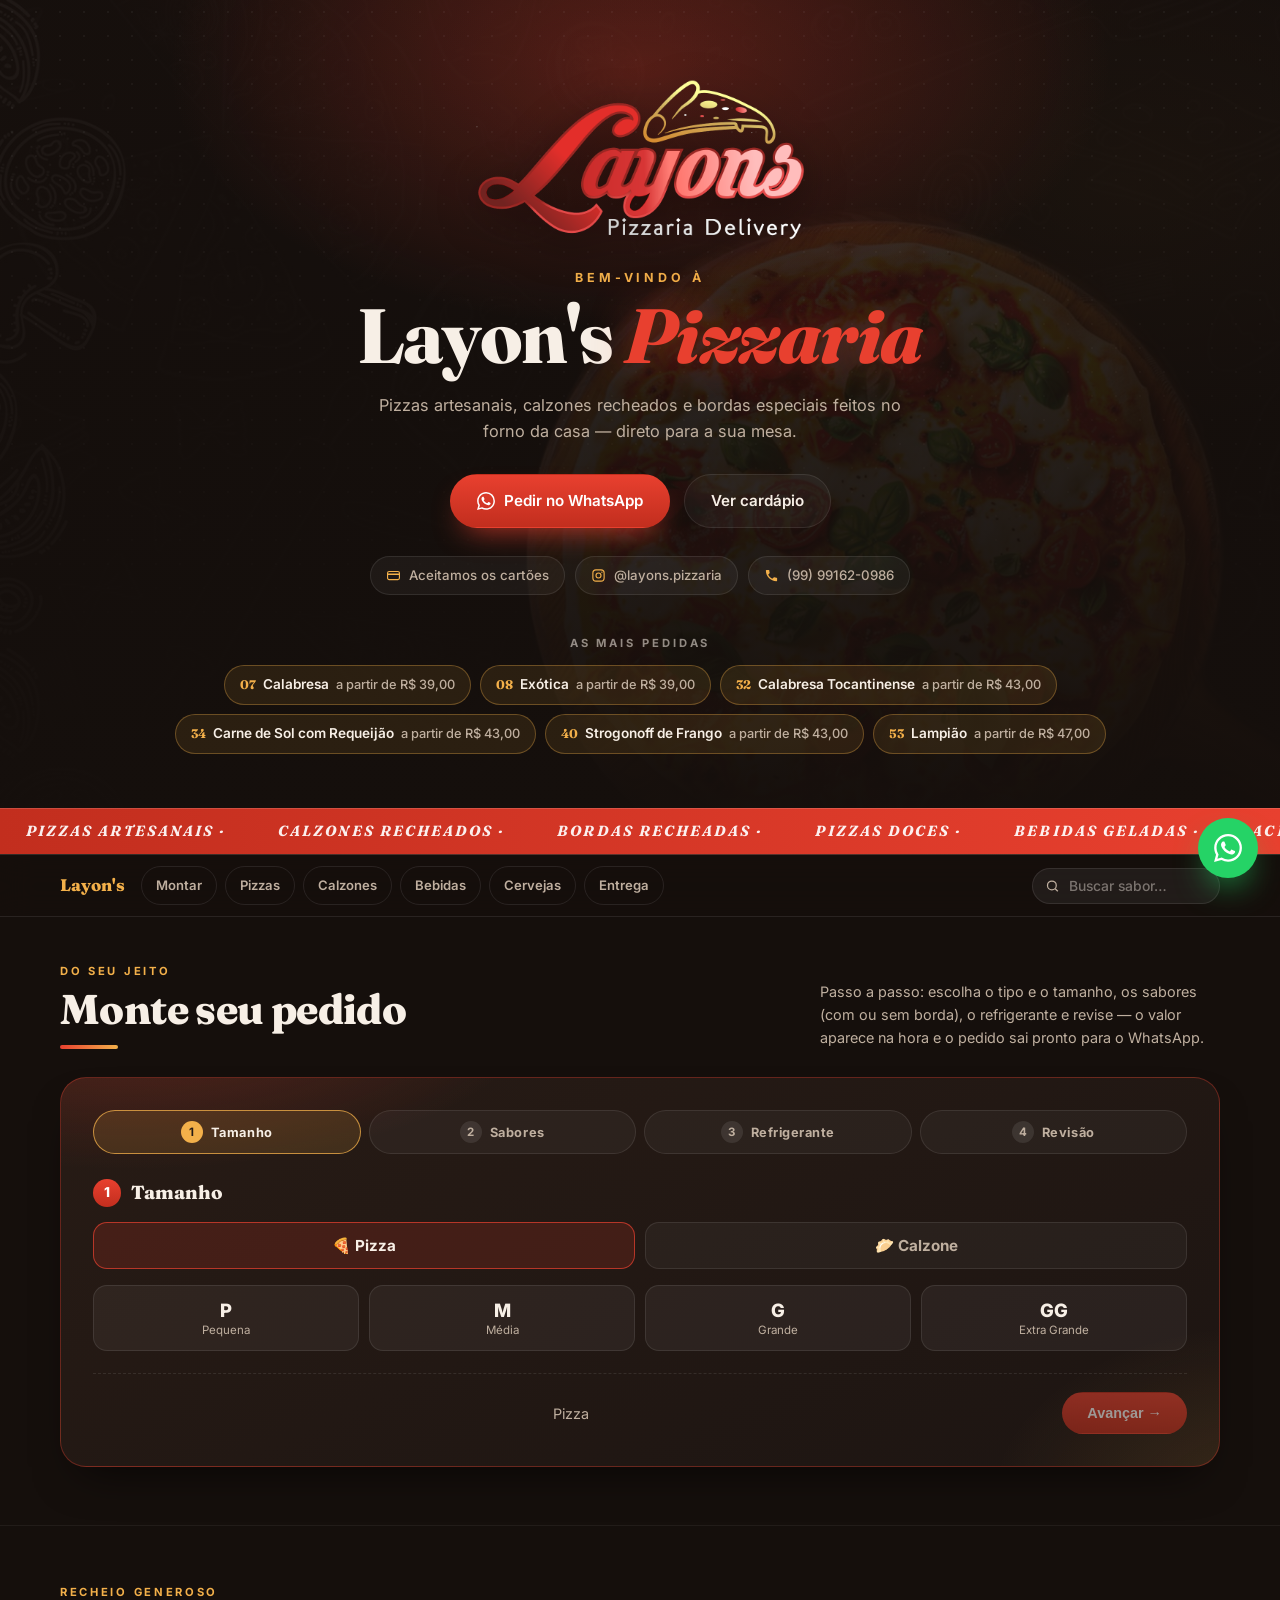
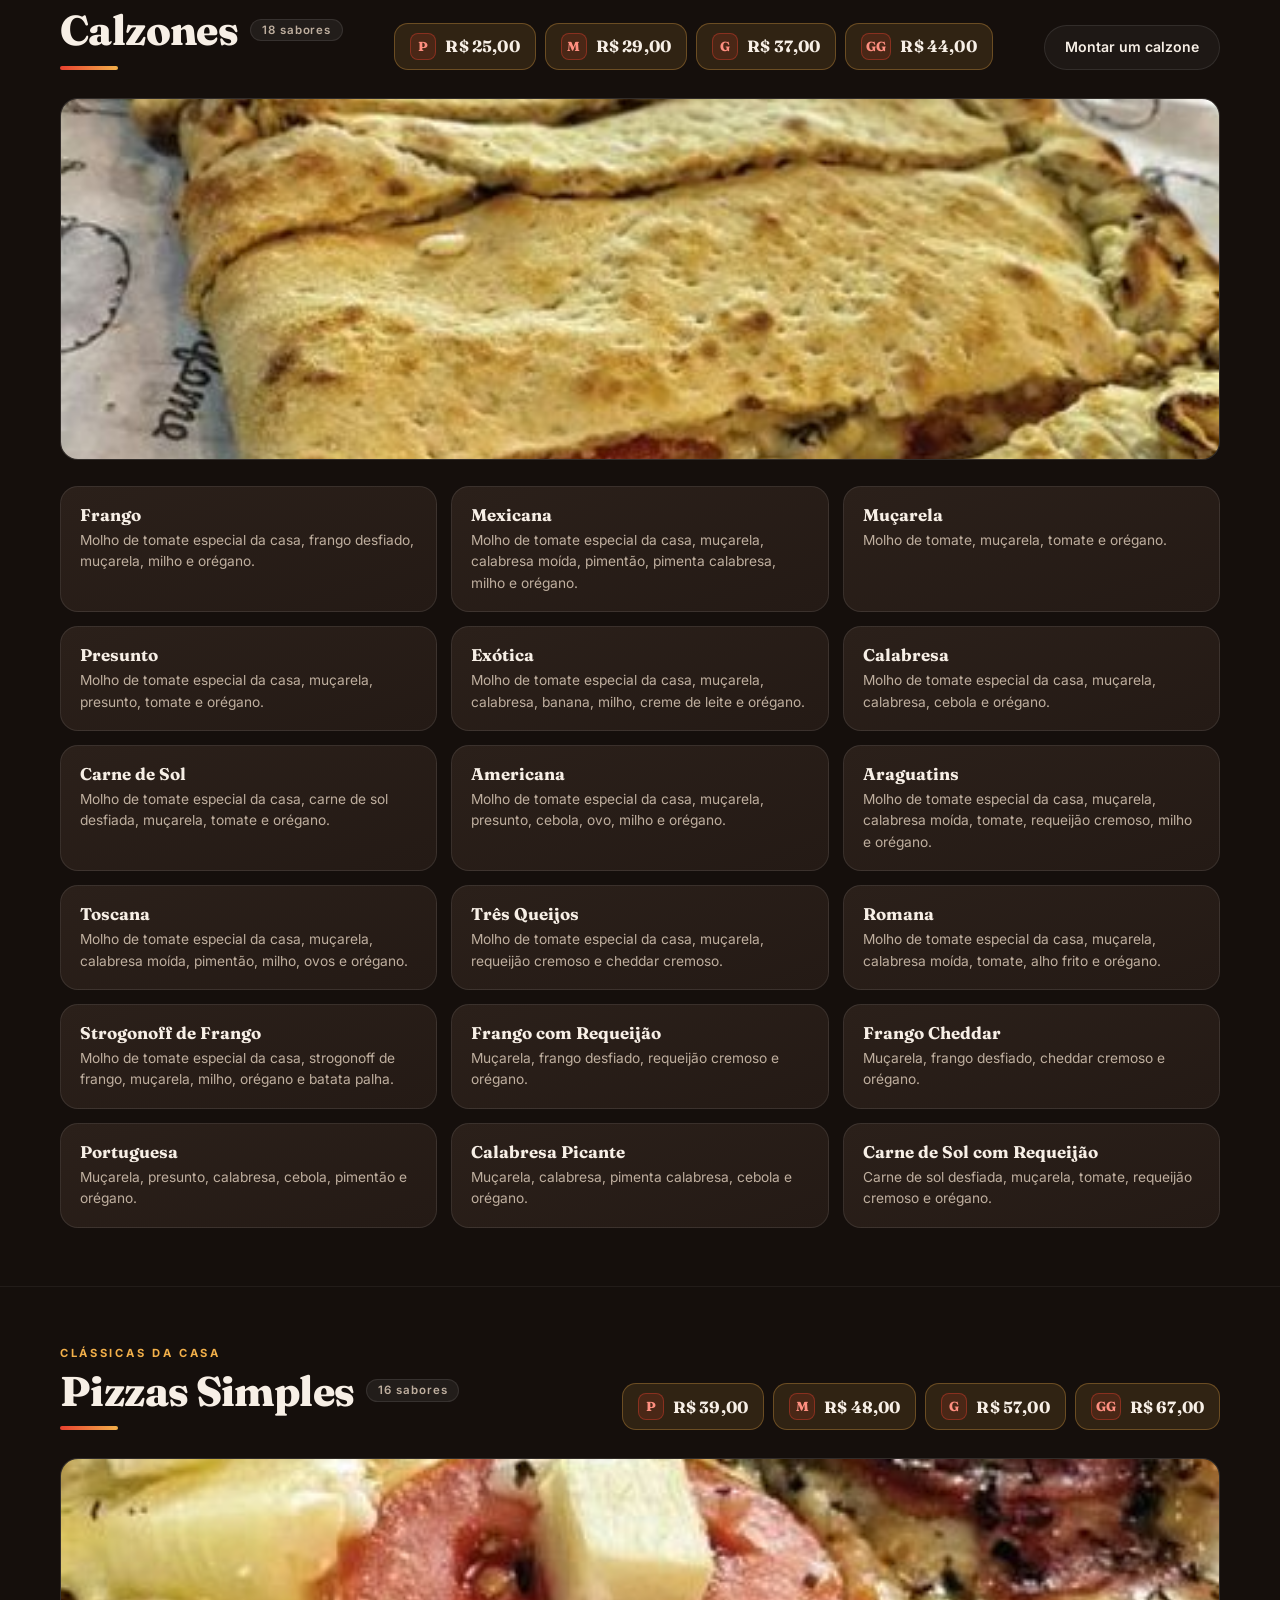
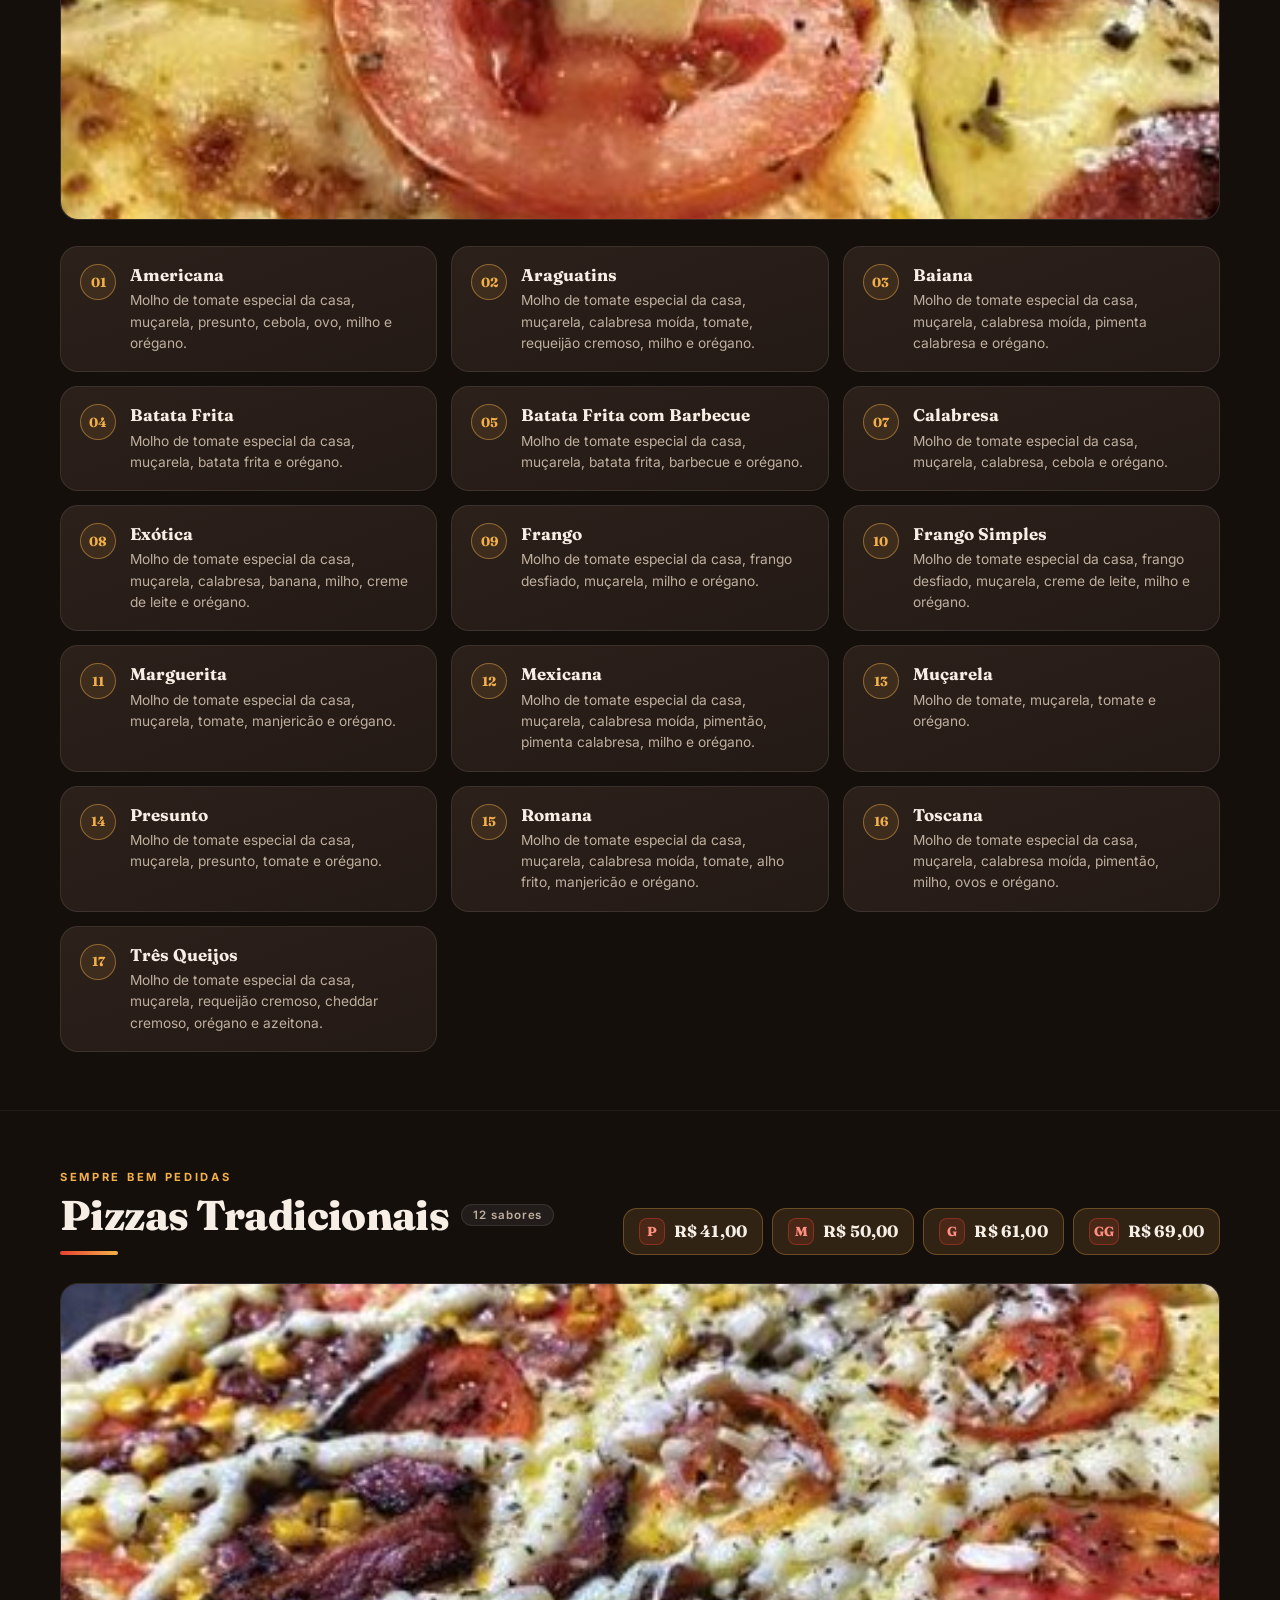
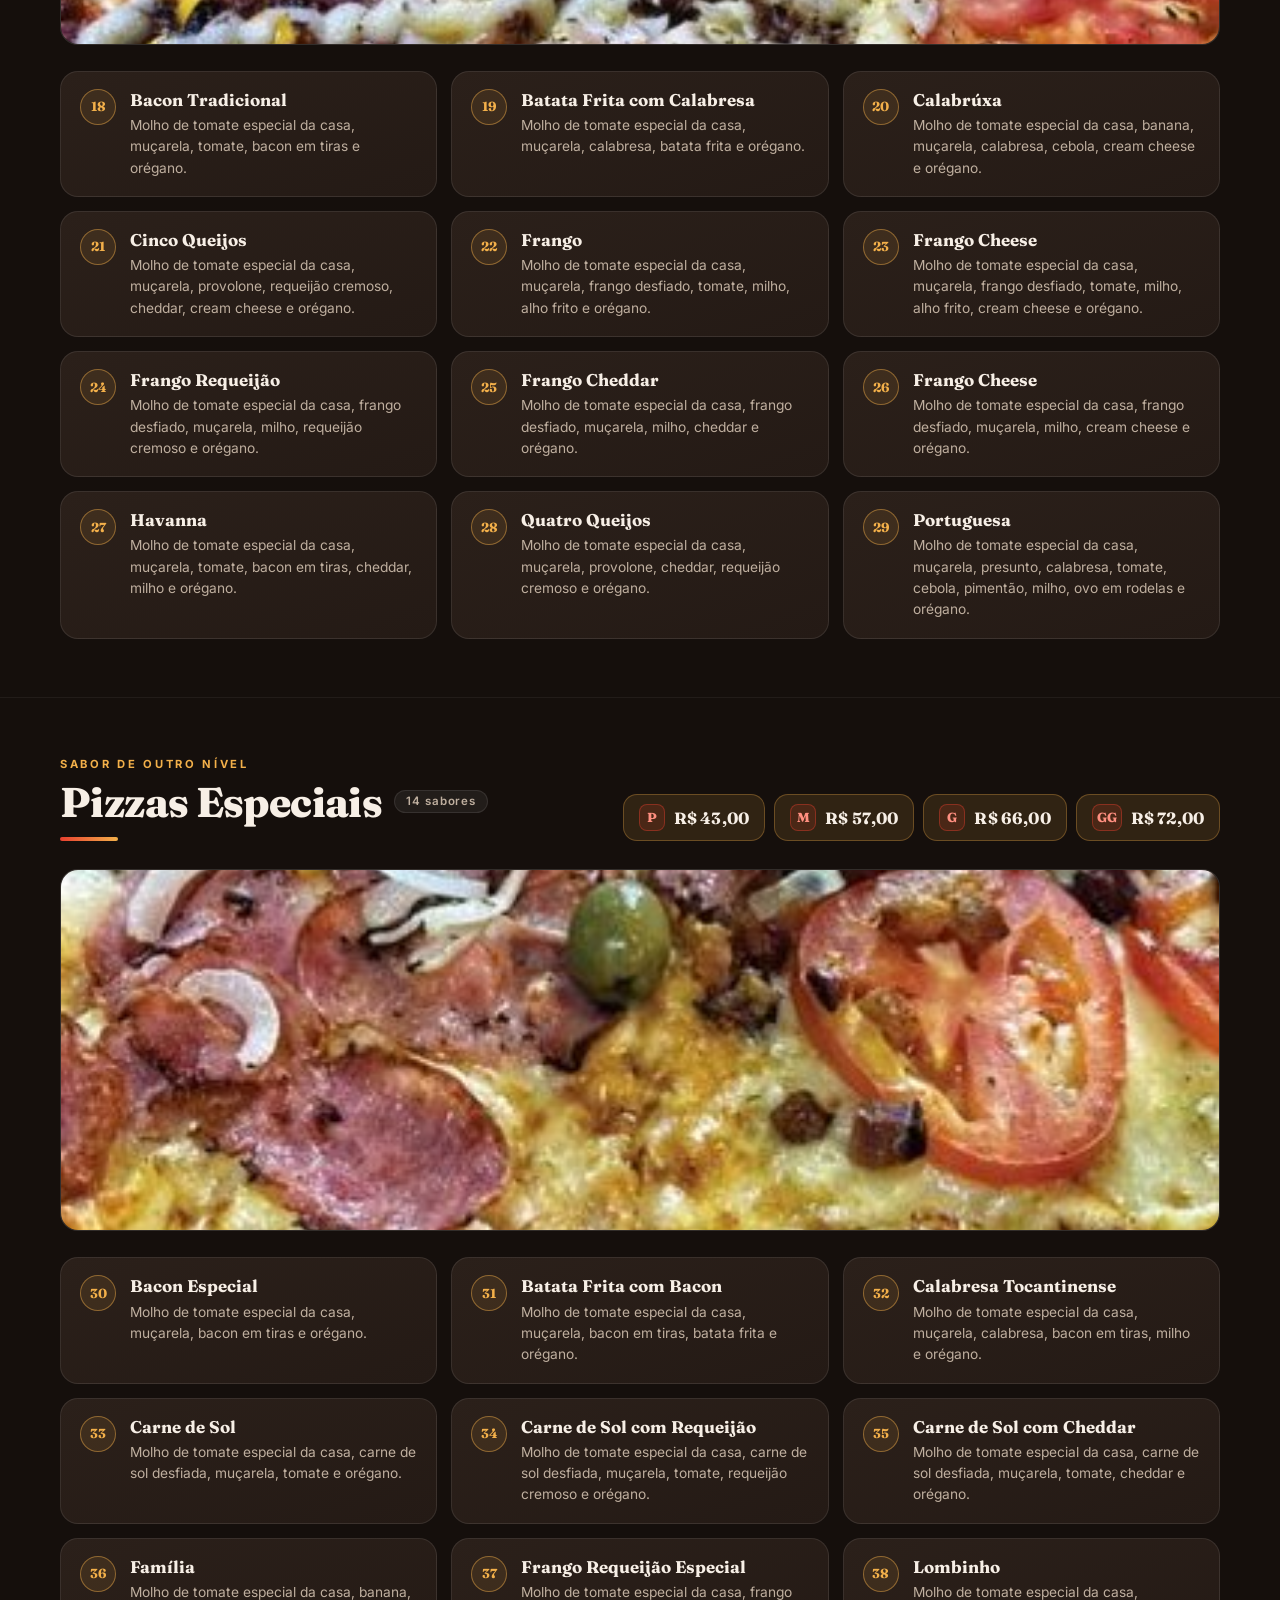
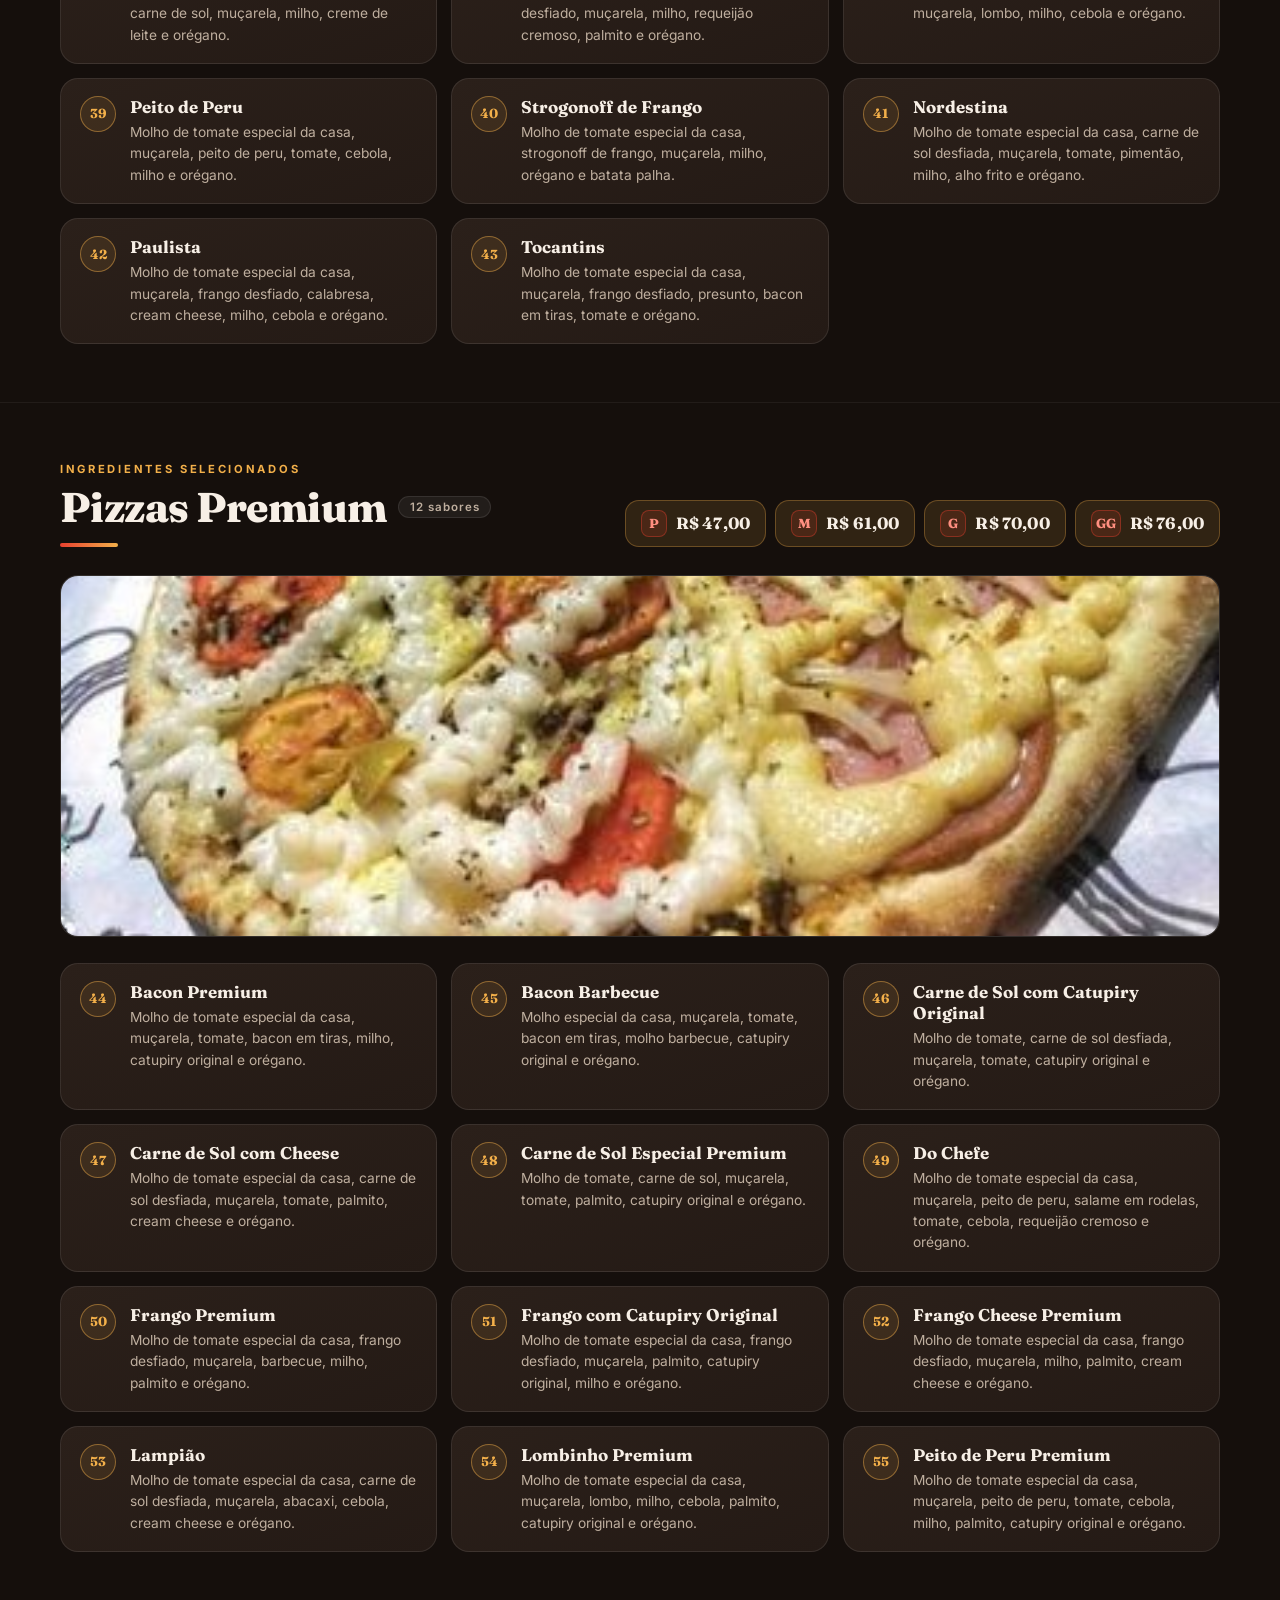
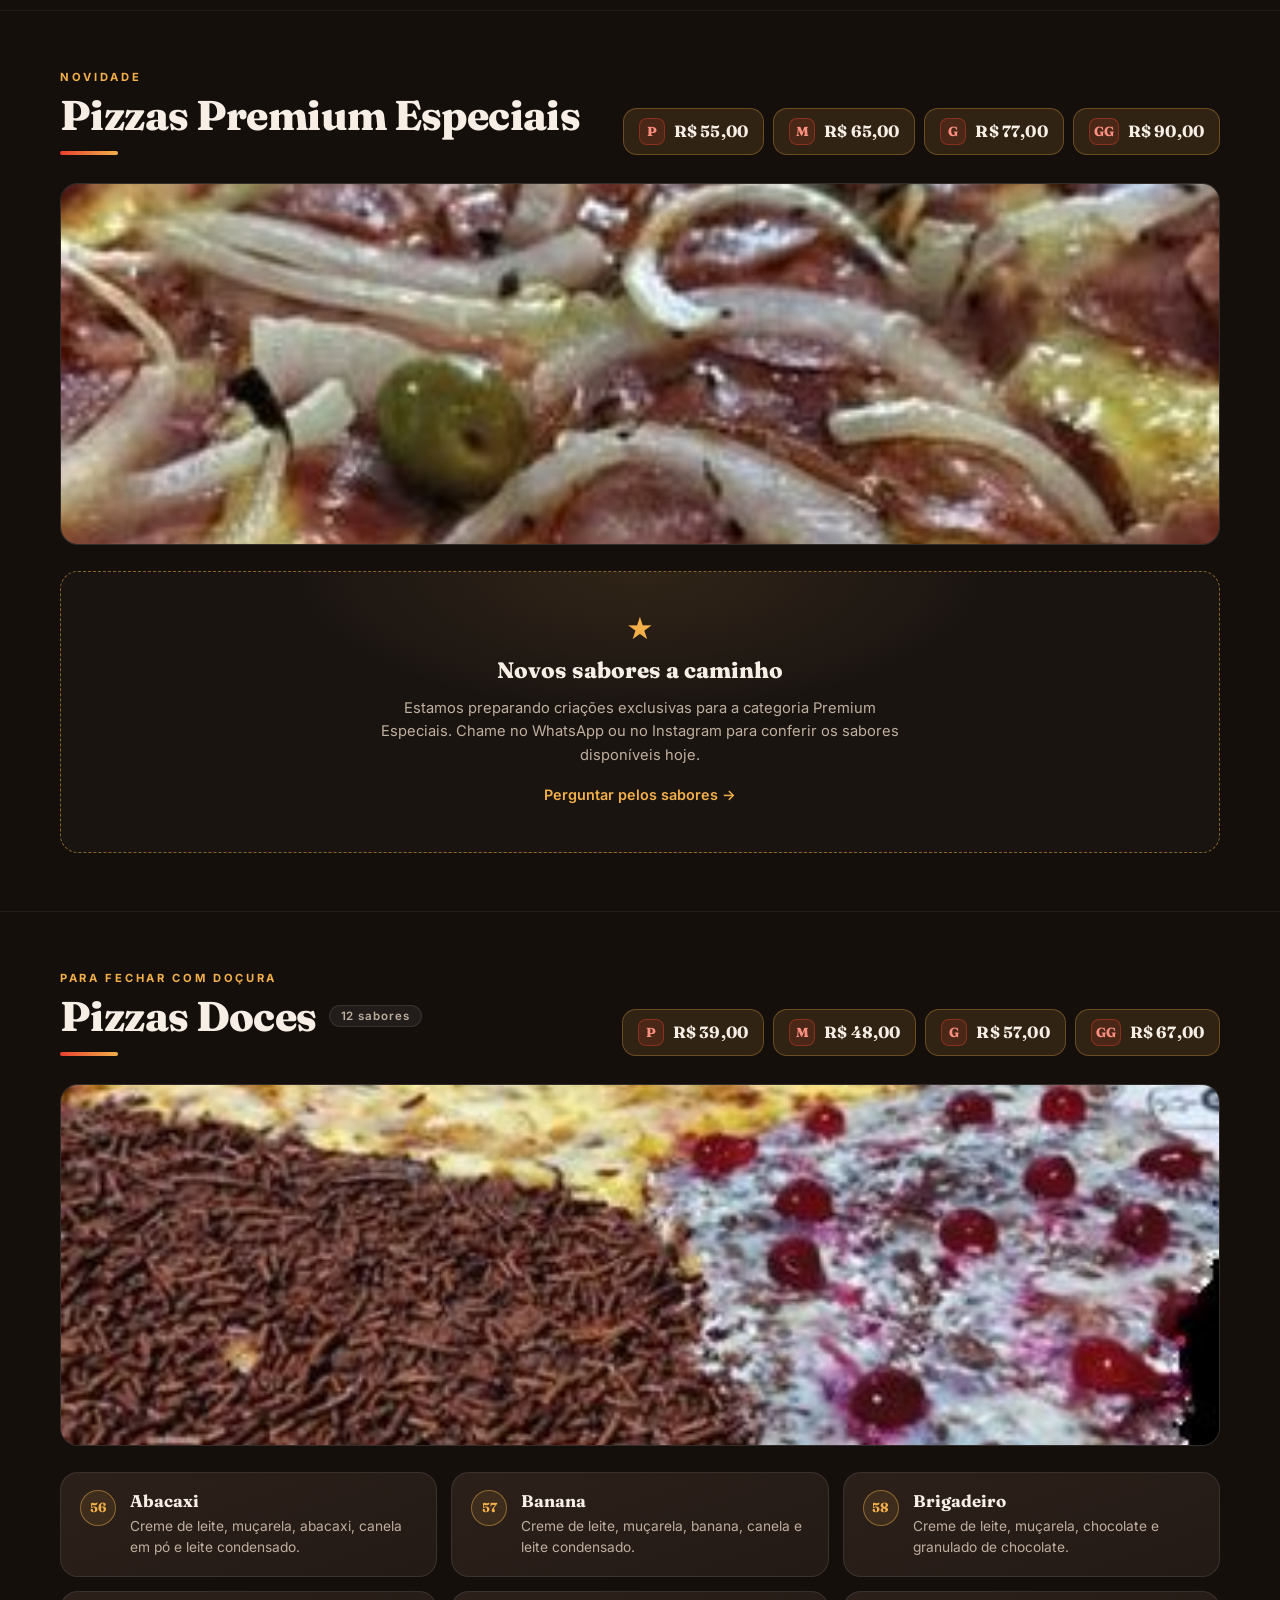
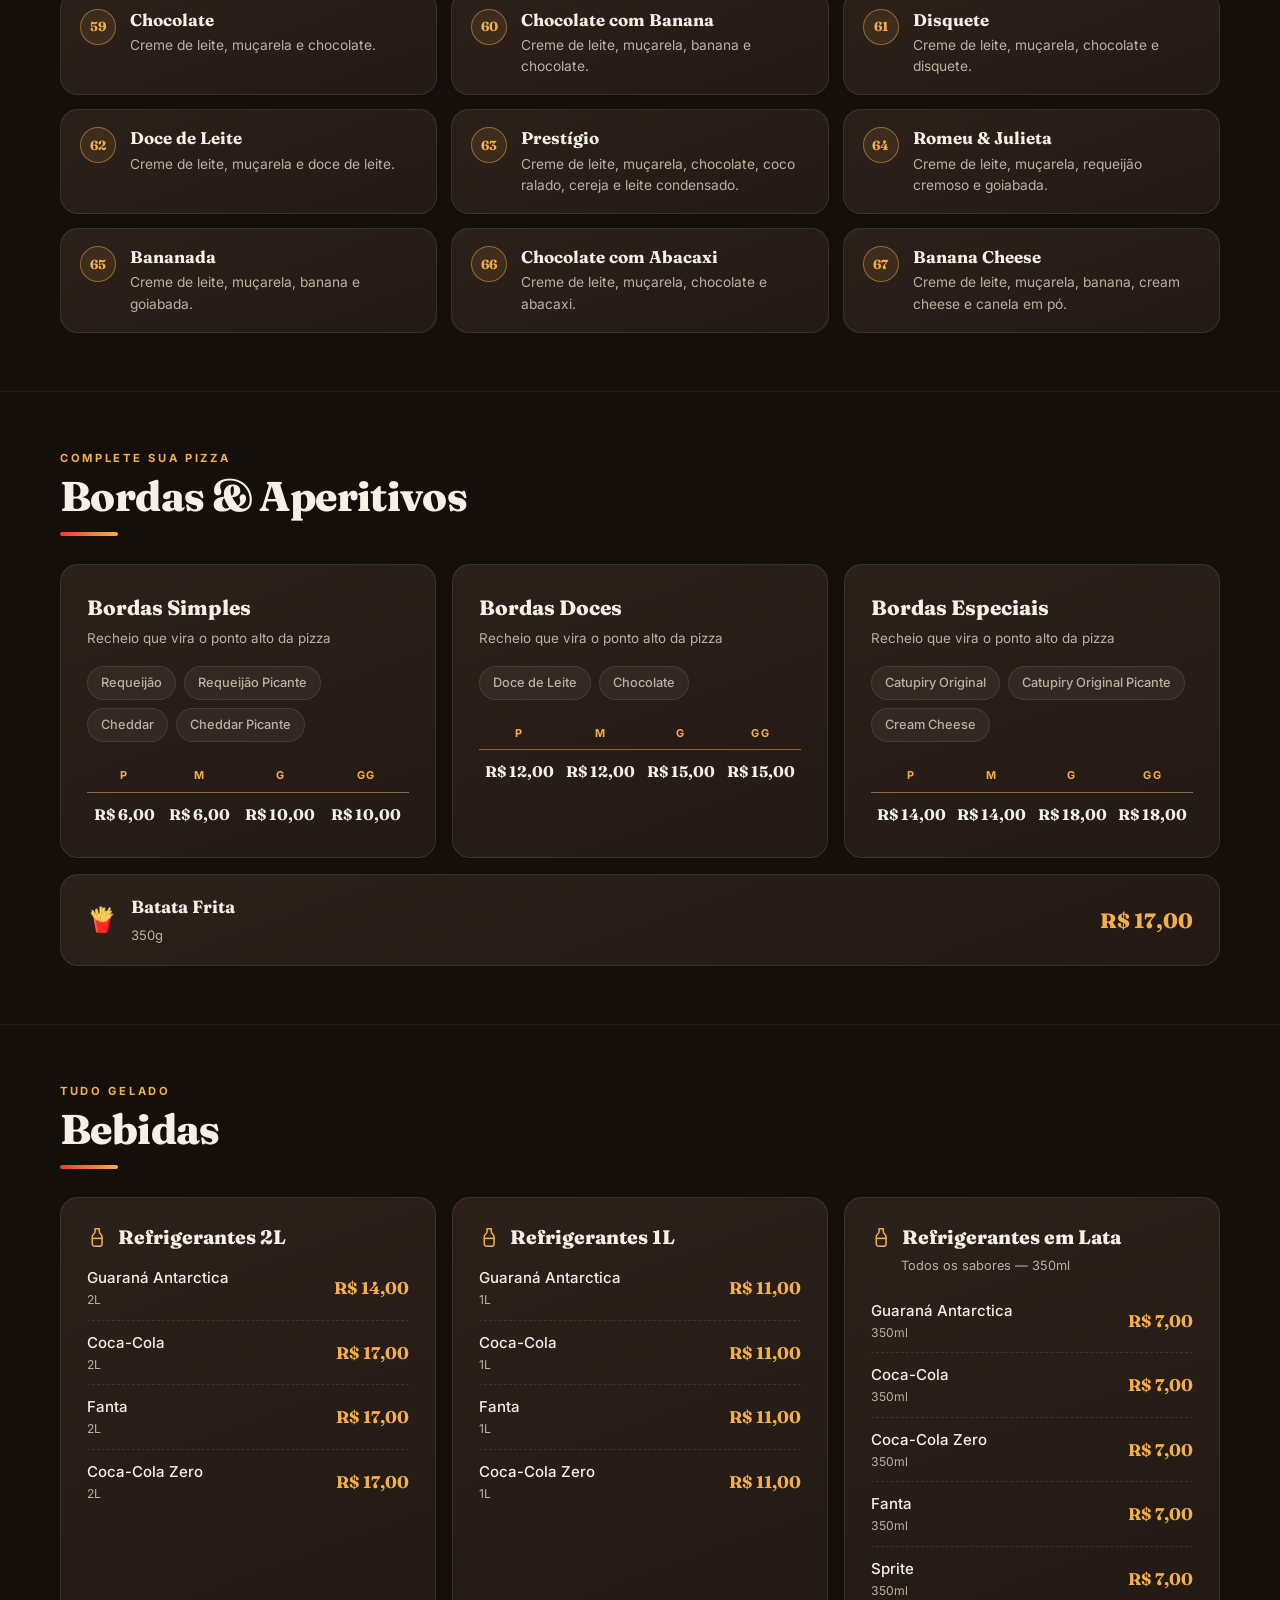
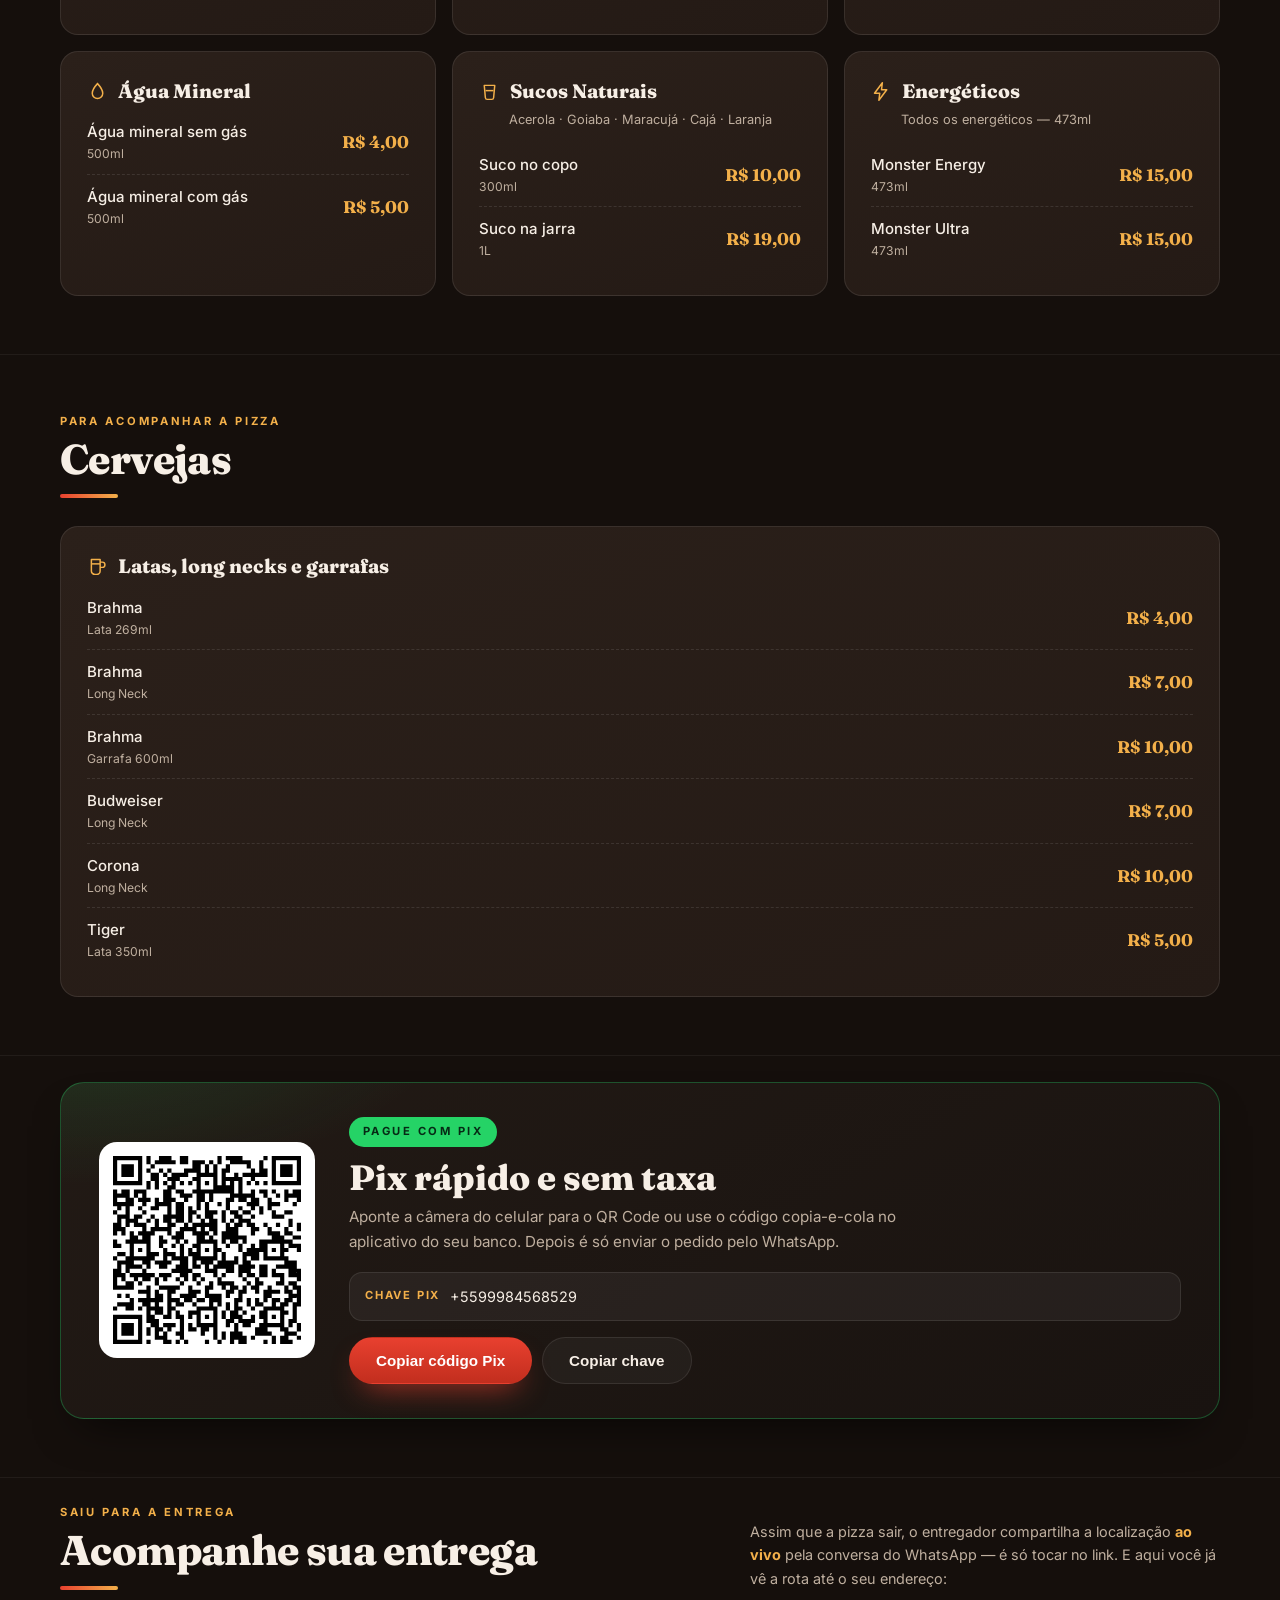
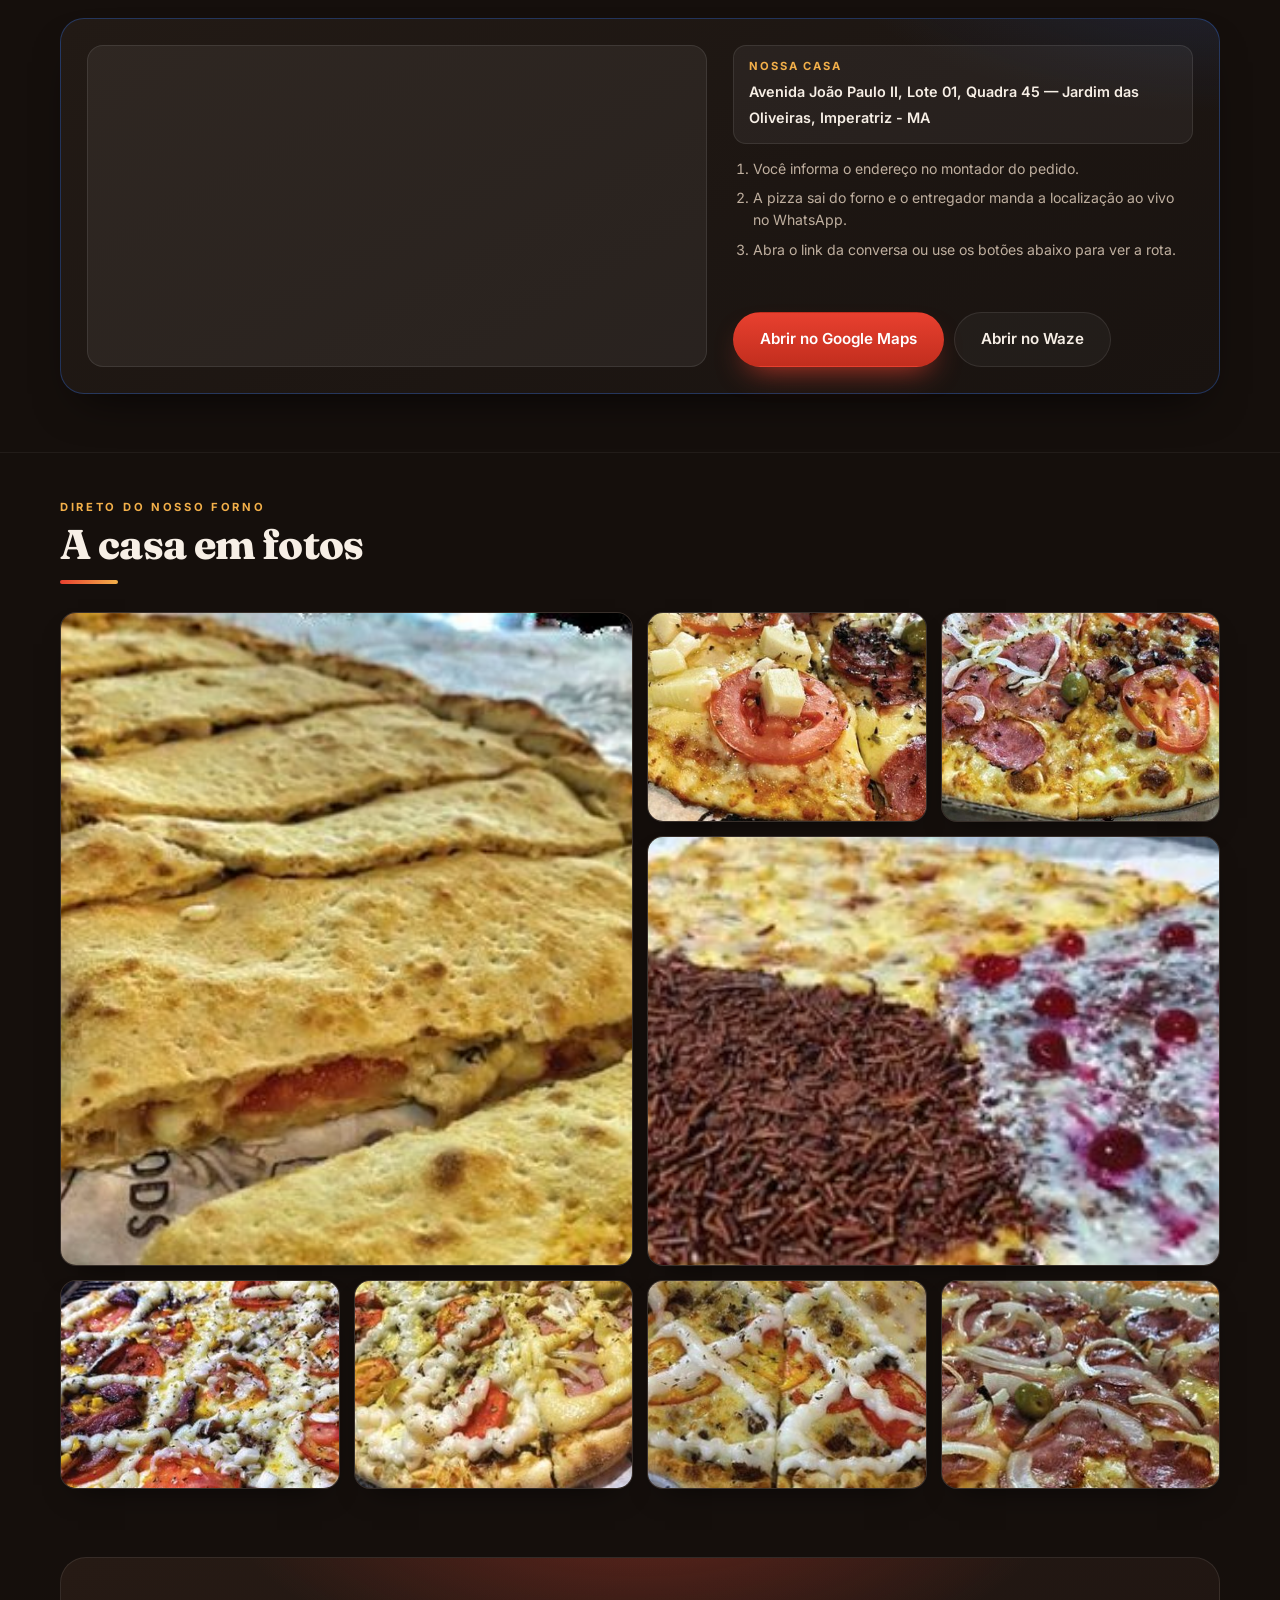
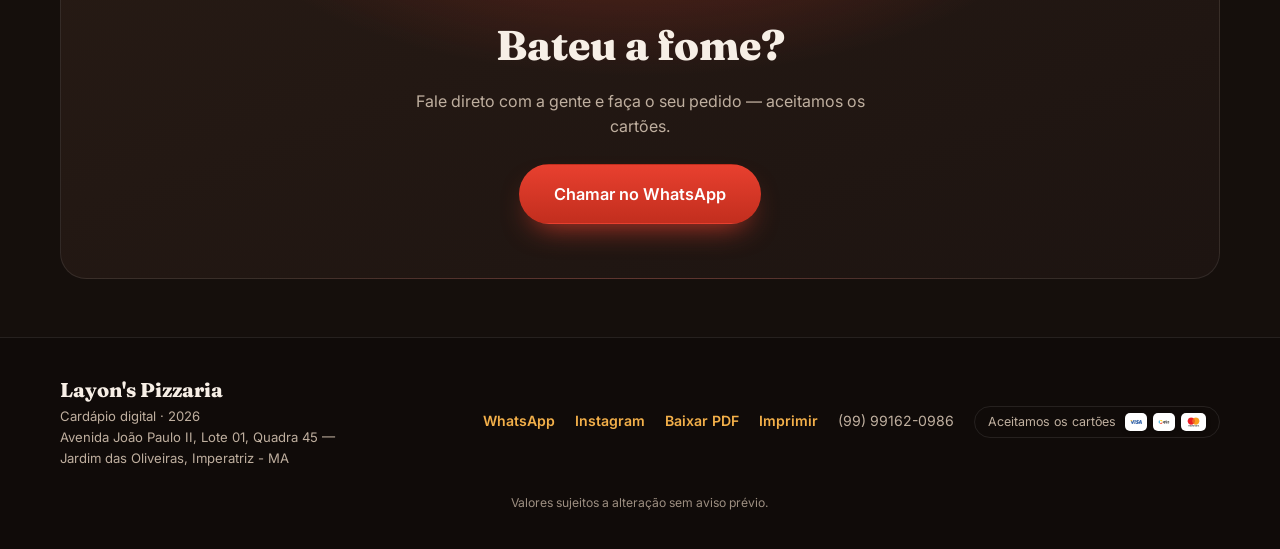
<file: index.html>
<!DOCTYPE html>
<html lang="pt-BR">
<head>
  <meta charset="UTF-8">
  <meta name="viewport" content="width=device-width, initial-scale=1">
  <title>Layon's Pizzaria — Cardápio Digital 2026</title>
  <meta name="description" content="Cardápio digital da Layon's Pizzaria: pizzas simples, tradicionais, especiais, premium, doces, calzones, bordas e bebidas. Monte sua pizza e pague com Pix. Peça pelo WhatsApp (99) 99162-0986.">
  <meta name="theme-color" content="#150f0c">
  <meta property="og:title" content="Layon's Pizzaria — Cardápio Digital 2026">
  <meta property="og:description" content="Pizzas artesanais, calzones recheados e bebidas. Monte seu pedido, pague com Pix e peça pelo WhatsApp.">
  <meta property="og:type" content="restaurant.menu">
  <link rel="icon" type="image/png" href="img/favicon.png">
  <link rel="preconnect" href="https://fonts.googleapis.com">
  <link rel="preconnect" href="https://fonts.gstatic.com" crossorigin>
  <link href="https://fonts.googleapis.com/css2?family=Fraunces:ital,opsz,wght@0,9..144,500..900;1,9..144,500..900&family=Inter:wght@400;500;600;700&display=swap" rel="stylesheet">
  <link rel="stylesheet" href="styles.css">
</head>
<body>

  <header class="hero" id="topo">
    <div class="hero-photo" aria-hidden="true">
      <img src="img/hero-pizza.jpg" alt="" fetchpriority="high">
    </div>
    <div class="hero-glow" aria-hidden="true"></div>
    <div class="container hero-inner">
      <div class="brandmark">
        <img src="img/logo.png" alt="Layon's Pizzaria Delivery" width="930" height="470" fetchpriority="high">
      </div>
      <p class="kicker">Bem-vindo à</p>
      <h1>Layon's <em>Pizzaria</em></h1>
      <p class="hero-sub">Pizzas artesanais, calzones recheados e bordas especiais feitos no forno da casa — direto para a sua mesa.</p>

      <div class="hero-cta no-print">
        <a class="btn btn-primary" id="heroWhats" href="#" target="_blank" rel="noopener">
          <svg viewBox="0 0 24 24" width="18" height="18" fill="currentColor" aria-hidden="true"><path d="M17.472 14.382c-.297-.149-1.758-.867-2.03-.967-.273-.099-.471-.148-.67.15-.197.297-.767.966-.94 1.164-.173.199-.347.223-.644.075-.297-.15-1.255-.463-2.39-1.475-.883-.788-1.48-1.761-1.653-2.059-.173-.297-.018-.458.13-.606.134-.133.298-.347.446-.52.149-.174.198-.298.298-.497.099-.198.05-.371-.025-.52-.075-.149-.669-1.612-.916-2.207-.242-.579-.487-.5-.669-.51-.173-.008-.371-.01-.57-.01-.198 0-.52.074-.792.372-.272.297-1.04 1.016-1.04 2.479 0 1.462 1.065 2.875 1.213 3.074.149.198 2.096 3.2 5.077 4.487.709.306 1.262.489 1.694.625.712.227 1.36.195 1.871.118.571-.085 1.758-.719 2.006-1.413.248-.694.248-1.289.173-1.413-.074-.124-.272-.198-.57-.347M12.05 21.785h-.004a9.87 9.87 0 0 1-5.031-1.378l-.361-.214-3.741.982.998-3.648-.235-.374a9.86 9.86 0 0 1-1.51-5.26c.001-5.45 4.436-9.884 9.888-9.884 2.64 0 5.122 1.03 6.988 2.898a9.825 9.825 0 0 1 2.893 6.994c-.003 5.45-4.437 9.884-9.885 9.884m8.413-18.297A11.815 11.815 0 0 0 12.05 0C5.495 0 .16 5.335.157 11.892c0 2.096.547 4.142 1.588 5.945L.057 24l6.305-1.654a11.882 11.882 0 0 0 5.683 1.448h.005c6.554 0 11.89-5.335 11.893-11.893a11.821 11.821 0 0 0-3.48-8.413Z"/></svg>
          Pedir no WhatsApp
        </a>
        <a class="btn btn-ghost" href="#cardapio">Ver cardápio</a>
      </div>

      <ul class="hero-badges">
        <li>
          <svg viewBox="0 0 24 24" width="15" height="15" fill="none" stroke="currentColor" stroke-width="1.8" aria-hidden="true"><rect x="2.5" y="5.5" width="19" height="13" rx="2.5"/><path d="M2.5 10h19" stroke-width="2.4"/></svg>
          Aceitamos os cartões
        </li>
        <li>
          <svg viewBox="0 0 24 24" width="15" height="15" fill="none" stroke="currentColor" stroke-width="1.8" aria-hidden="true"><rect x="3" y="3" width="18" height="18" rx="5"/><circle cx="12" cy="12" r="4"/><circle cx="17.4" cy="6.6" r="1.1" fill="currentColor" stroke="none"/></svg>
          <a id="heroInsta" href="#" target="_blank" rel="noopener">@layons.pizzaria</a>
        </li>
        <li>
          <svg viewBox="0 0 24 24" width="15" height="15" fill="currentColor" aria-hidden="true"><path d="M6.62 10.79a15.05 15.05 0 0 0 6.59 6.59l2.2-2.2a1 1 0 0 1 1.01-.24c1.12.37 2.33.57 3.57.57a1 1 0 0 1 1 1V20a1 1 0 0 1-1 1C10.61 21 3 13.39 3 4a1 1 0 0 1 1-1h3.5a1 1 0 0 1 1 1c0 1.24.2 2.45.57 3.57a1 1 0 0 1-.24 1.01l-2.2 2.2Z"/></svg>
          <span id="heroPhone">(99) 99162-0986</span>
        </li>
      </ul>

      <div class="most-ordered no-print" id="mostOrdered">
        <span class="mo-label">As mais pedidas</span>
        <div class="mo-list" id="moList"></div>
      </div>
    </div>

    <div class="ribbon" aria-hidden="true">
      <div class="ribbon-track" id="ribbonTrack"></div>
    </div>
  </header>

  <nav class="topbar no-print" aria-label="Seções do cardápio">
    <div class="container topbar-inner">
      <a class="topbar-brand" href="#topo">Layon's</a>
      <div class="chips" id="chips"></div>
      <div class="search">
        <svg viewBox="0 0 24 24" width="15" height="15" fill="none" stroke="currentColor" stroke-width="2" aria-hidden="true"><circle cx="11" cy="11" r="7"/><path d="m20.5 20.5-4.2-4.2"/></svg>
        <input type="search" id="search" placeholder="Buscar sabor…" autocomplete="off" aria-label="Buscar sabor no cardápio">
        <button type="button" class="search-clear" id="searchClear" hidden aria-label="Limpar busca">×</button>
      </div>
    </div>
  </nav>

  <div class="search-bar no-print" id="searchBar" hidden>
    <div class="container search-bar-inner">
      <span id="searchCount"></span>
      <button type="button" id="searchReset">Limpar busca</button>
    </div>
  </div>

  <main id="cardapio">
    <div id="sections"></div>

    <section class="sec sec--cta no-print" id="cta">
      <div class="container">
        <div class="cta-card">
          <h2>Bateu a fome?</h2>
          <p>Fale direto com a gente e faça o seu pedido — aceitamos os cartões.</p>
          <a class="btn btn-primary btn-lg" id="ctaWhats" href="#" target="_blank" rel="noopener">Chamar no WhatsApp</a>
        </div>
      </div>
    </section>
  </main>

  <footer class="footer">
    <div class="container footer-inner">
      <div class="footer-brand">
        <strong id="footName">Layon's Pizzaria</strong>
        <span>Cardápio digital · <span id="footYear">2026</span></span>
        <span class="footer-addr" id="footAddr" hidden></span>
      </div>
      <div class="footer-links">
        <a id="footWhats" href="#" target="_blank" rel="noopener">WhatsApp</a>
        <a id="footInsta" href="#" target="_blank" rel="noopener">Instagram</a>
        <a href="cardapio-layons-2026.pdf" target="_blank" rel="noopener" class="no-print">Baixar PDF</a>
        <button type="button" id="footPrint" class="no-print">Imprimir</button>
        <span id="footPhone">(99) 99162-0986</span>
        <span class="footer-cards">Aceitamos os cartões
          <span class="card-logos" aria-label="Visa, Elo e Mastercard">
            <img src="img/visa.png" alt="Visa" loading="lazy">
            <img src="img/elo.png" alt="Elo" loading="lazy">
            <img src="img/mastercard.png" alt="Mastercard" loading="lazy">
          </span>
        </span>
      </div>
      <p class="footer-note">Valores sujeitos a alteração sem aviso prévio.</p>
    </div>
  </footer>

  <a class="fab no-print" id="fabWhats" href="#" target="_blank" rel="noopener" aria-label="Pedir no WhatsApp">
    <svg viewBox="0 0 24 24" width="28" height="28" fill="currentColor" aria-hidden="true"><path d="M17.472 14.382c-.297-.149-1.758-.867-2.03-.967-.273-.099-.471-.148-.67.15-.197.297-.767.966-.94 1.164-.173.199-.347.223-.644.075-.297-.15-1.255-.463-2.39-1.475-.883-.788-1.48-1.761-1.653-2.059-.173-.297-.018-.458.13-.606.134-.133.298-.347.446-.52.149-.174.198-.298.298-.497.099-.198.05-.371-.025-.52-.075-.149-.669-1.612-.916-2.207-.242-.579-.487-.5-.669-.51-.173-.008-.371-.01-.57-.01-.198 0-.52.074-.792.372-.272.297-1.04 1.016-1.04 2.479 0 1.462 1.065 2.875 1.213 3.074.149.198 2.096 3.2 5.077 4.487.709.306 1.262.489 1.694.625.712.227 1.36.195 1.871.118.571-.085 1.758-.719 2.006-1.413.248-.694.248-1.289.173-1.413-.074-.124-.272-.198-.57-.347M12.05 21.785h-.004a9.87 9.87 0 0 1-5.031-1.378l-.361-.214-3.741.982.998-3.648-.235-.374a9.86 9.86 0 0 1-1.51-5.26c.001-5.45 4.436-9.884 9.888-9.884 2.64 0 5.122 1.03 6.988 2.898a9.825 9.825 0 0 1 2.893 6.994c-.003 5.45-4.437 9.884-9.885 9.884m8.413-18.297A11.815 11.815 0 0 0 12.05 0C5.495 0 .16 5.335.157 11.892c0 2.096.547 4.142 1.588 5.945L.057 24l6.305-1.654a11.882 11.882 0 0 0 5.683 1.448h.005c6.554 0 11.89-5.335 11.893-11.893a11.821 11.821 0 0 0-3.48-8.413Z"/></svg>
  </a>

  <script src="menu-data.js"></script>
  <script src="qrcode.js"></script>
  <script src="app.js"></script>
</body>
</html>
</file>
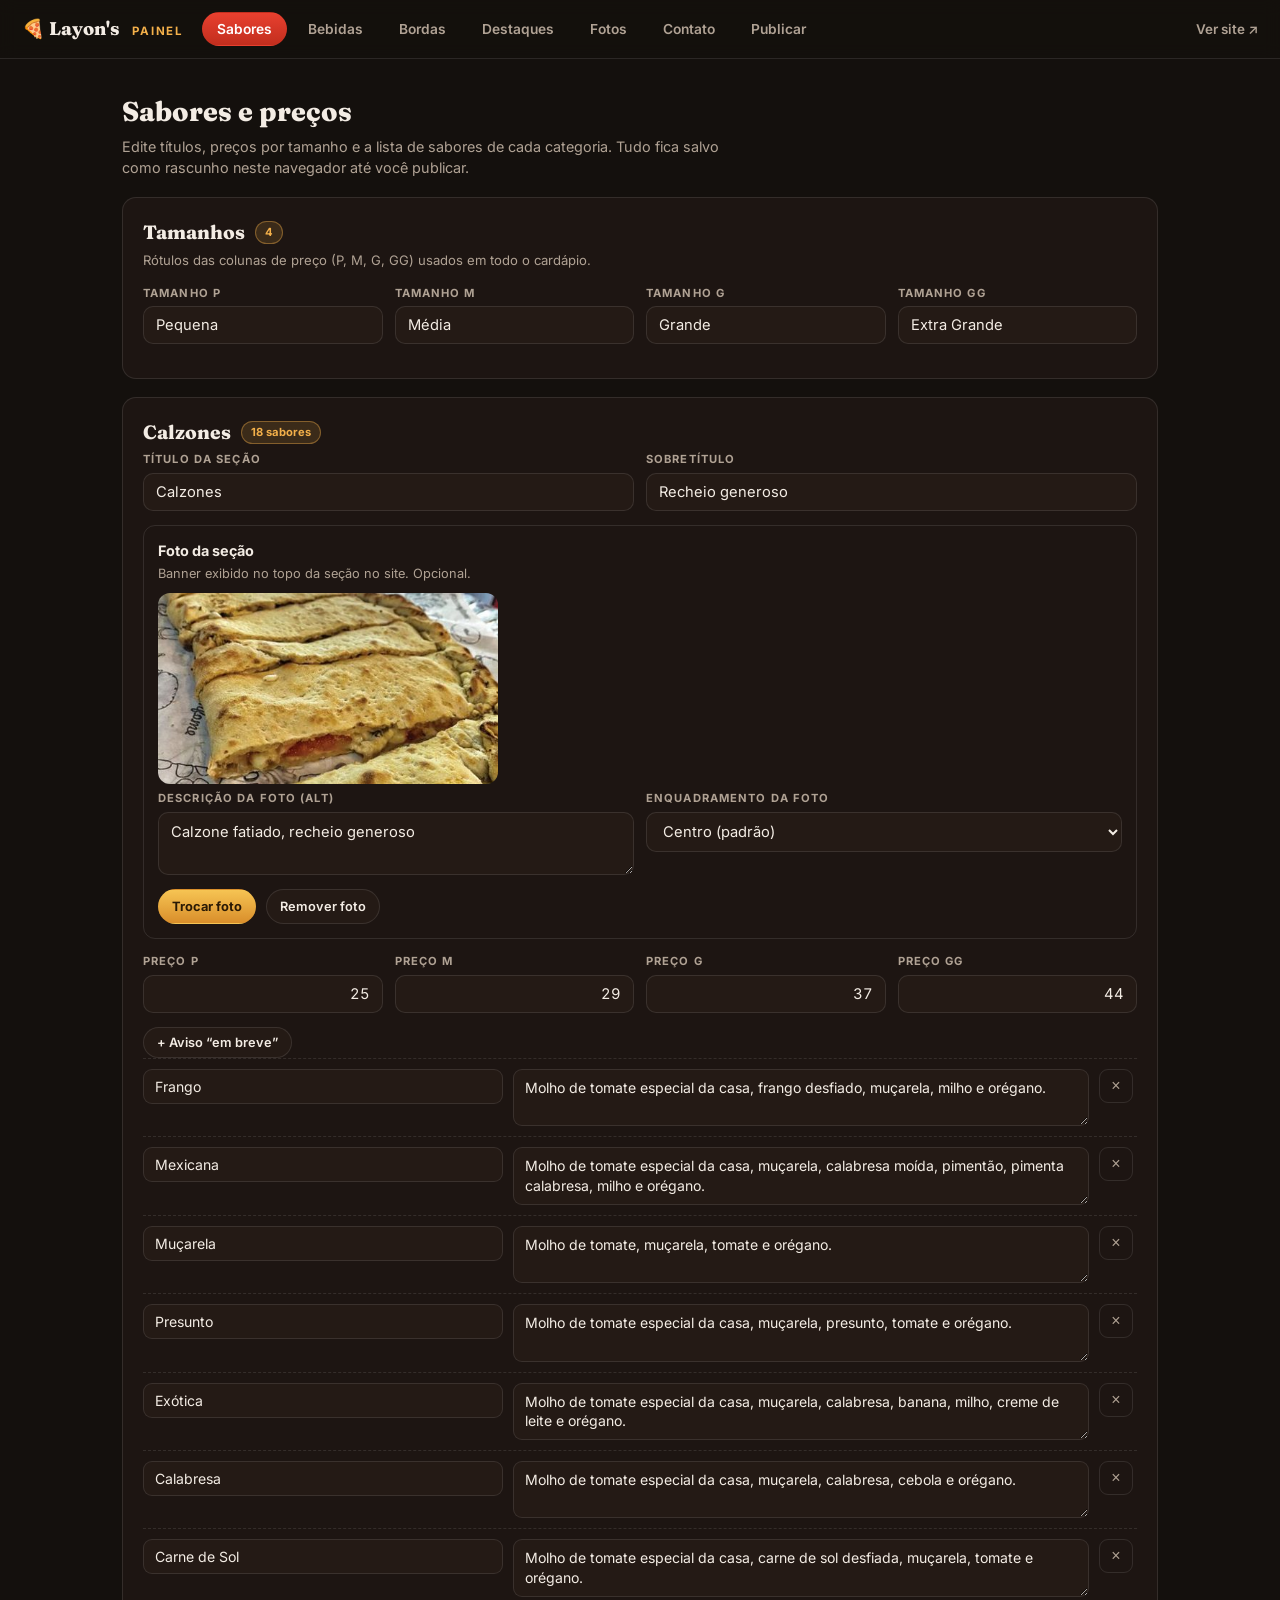
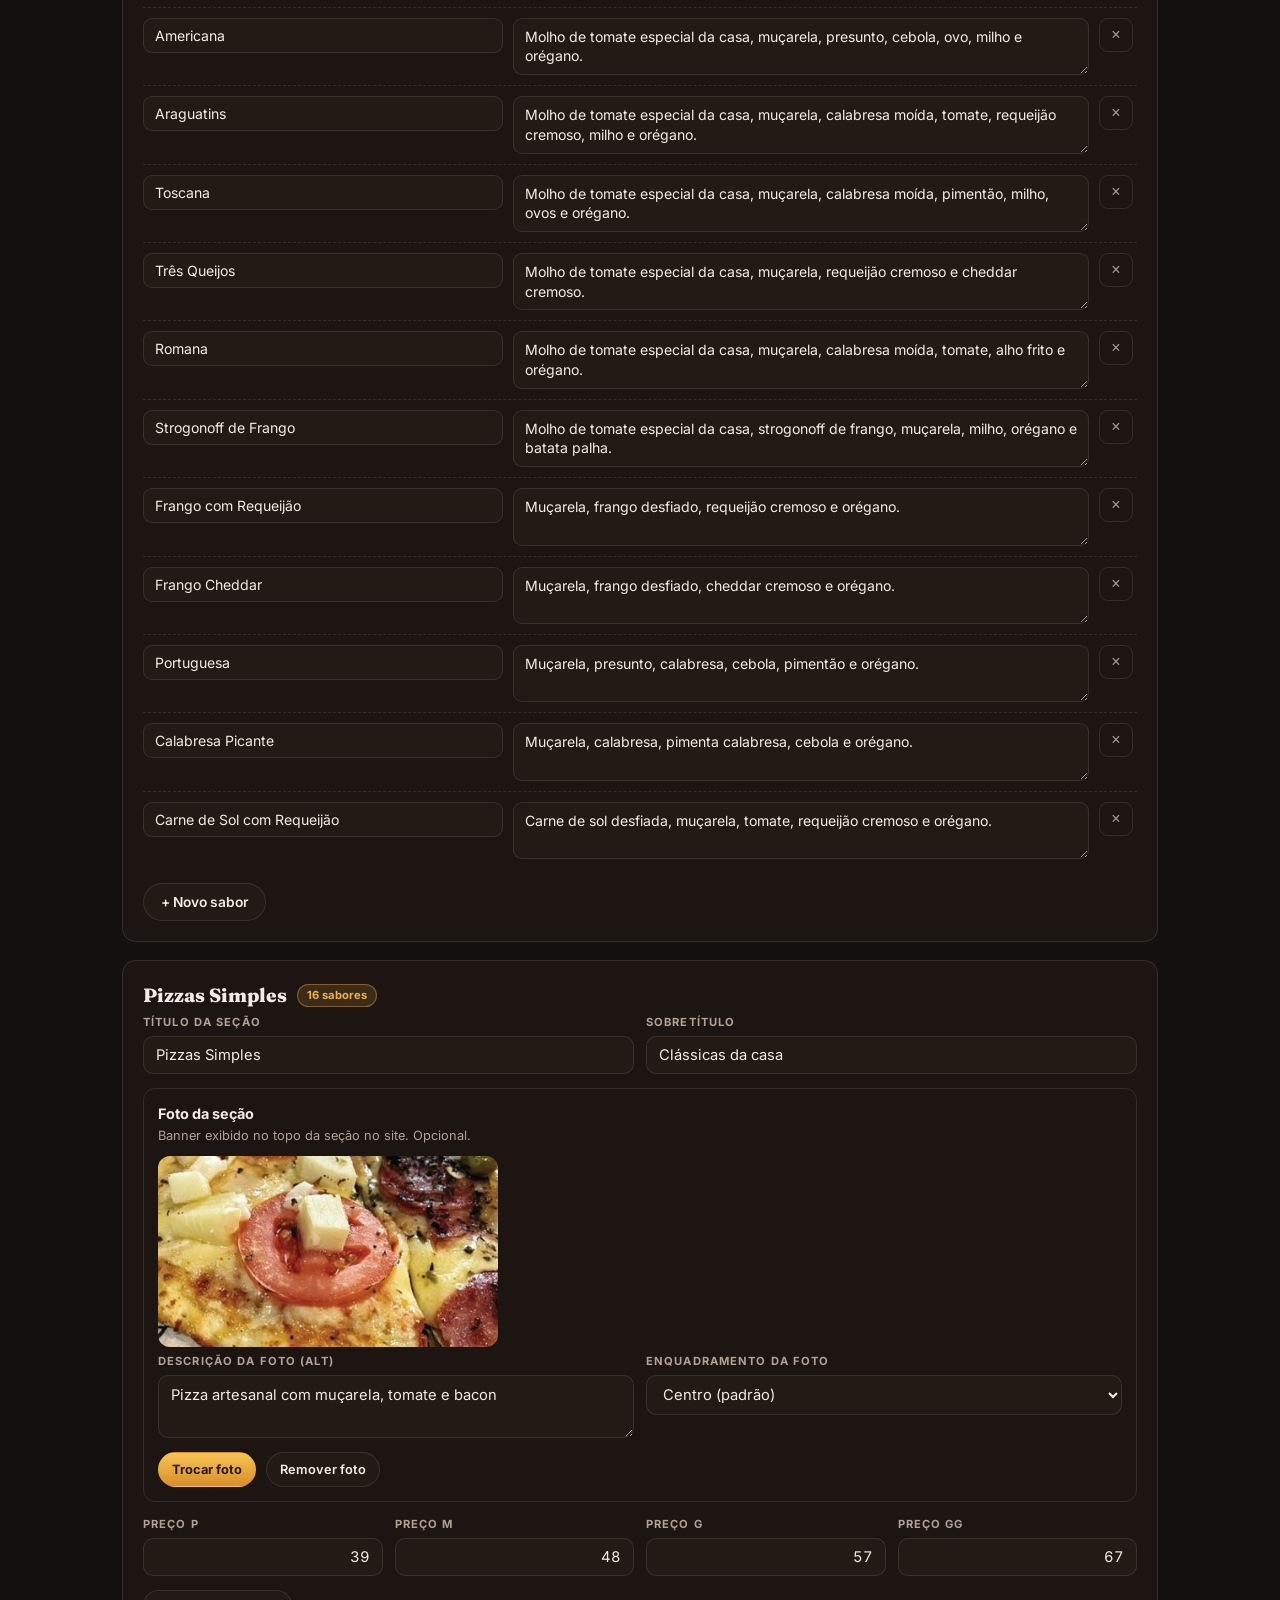
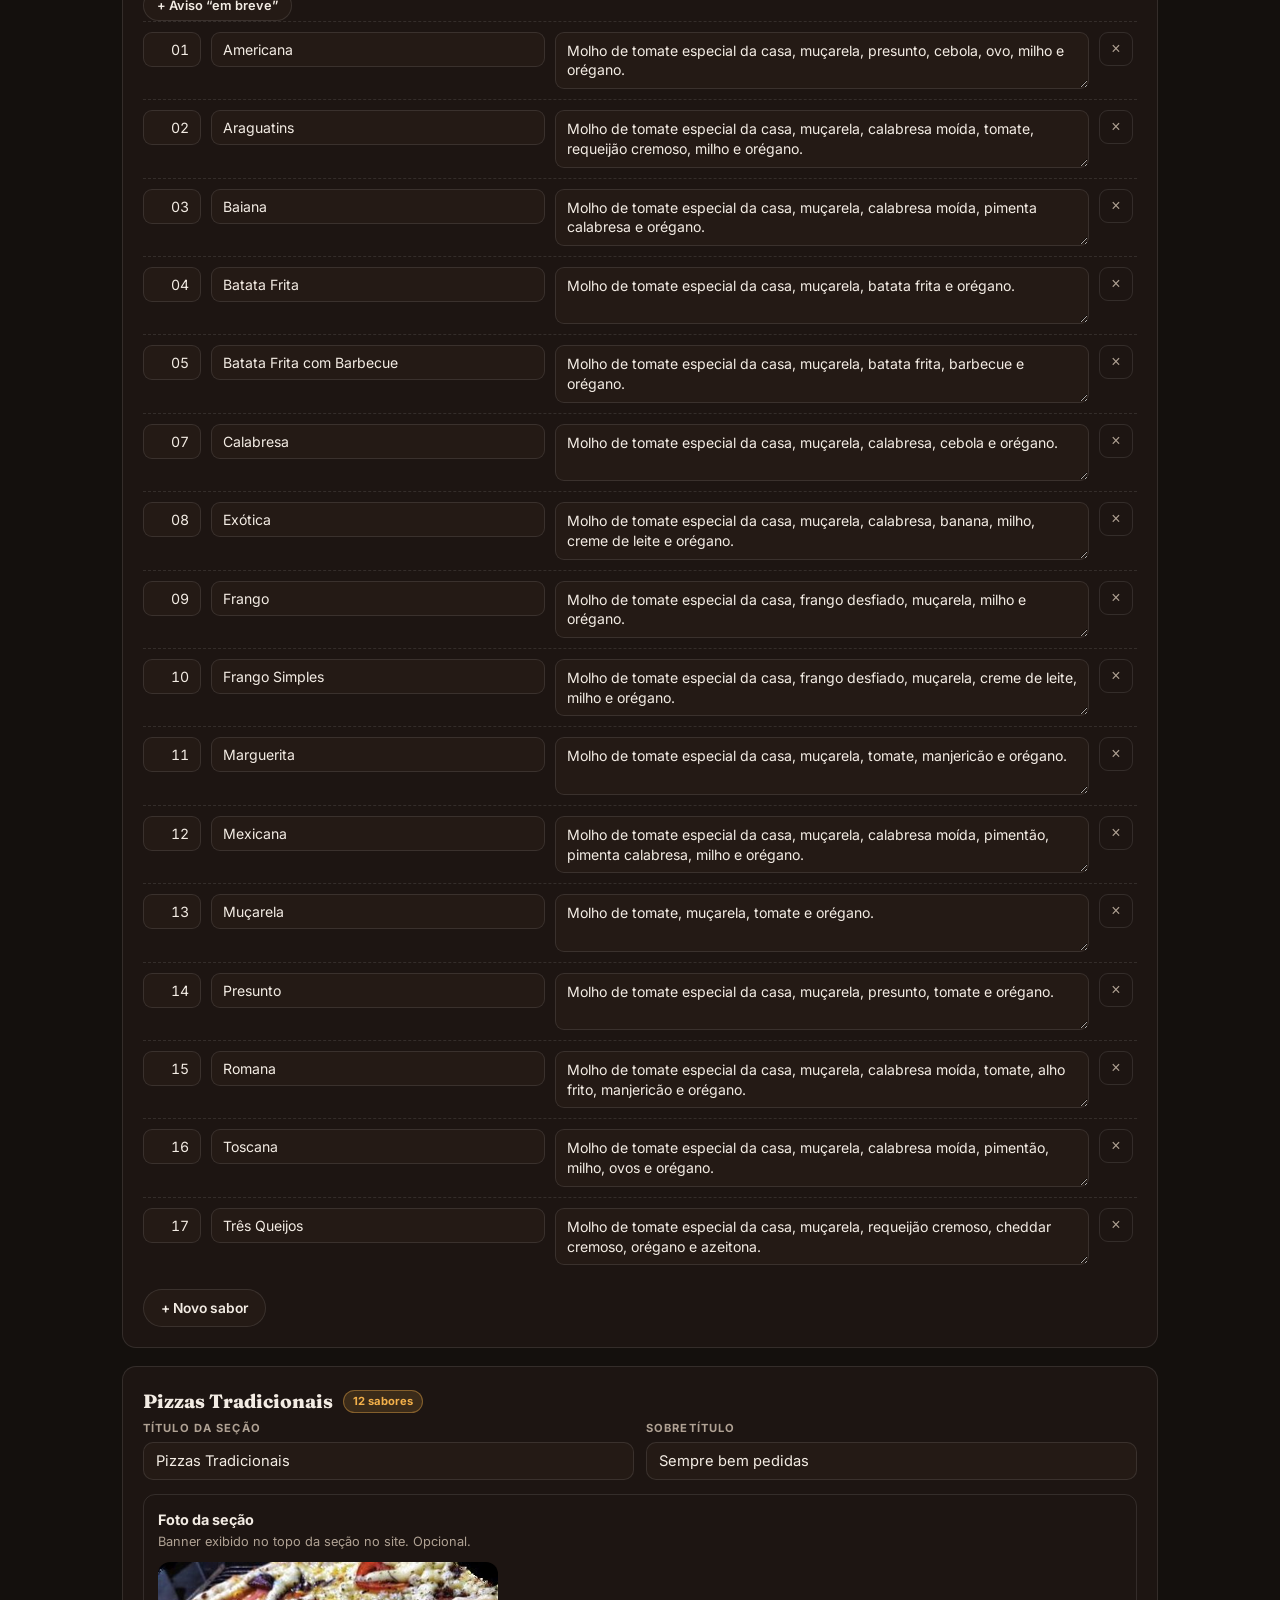
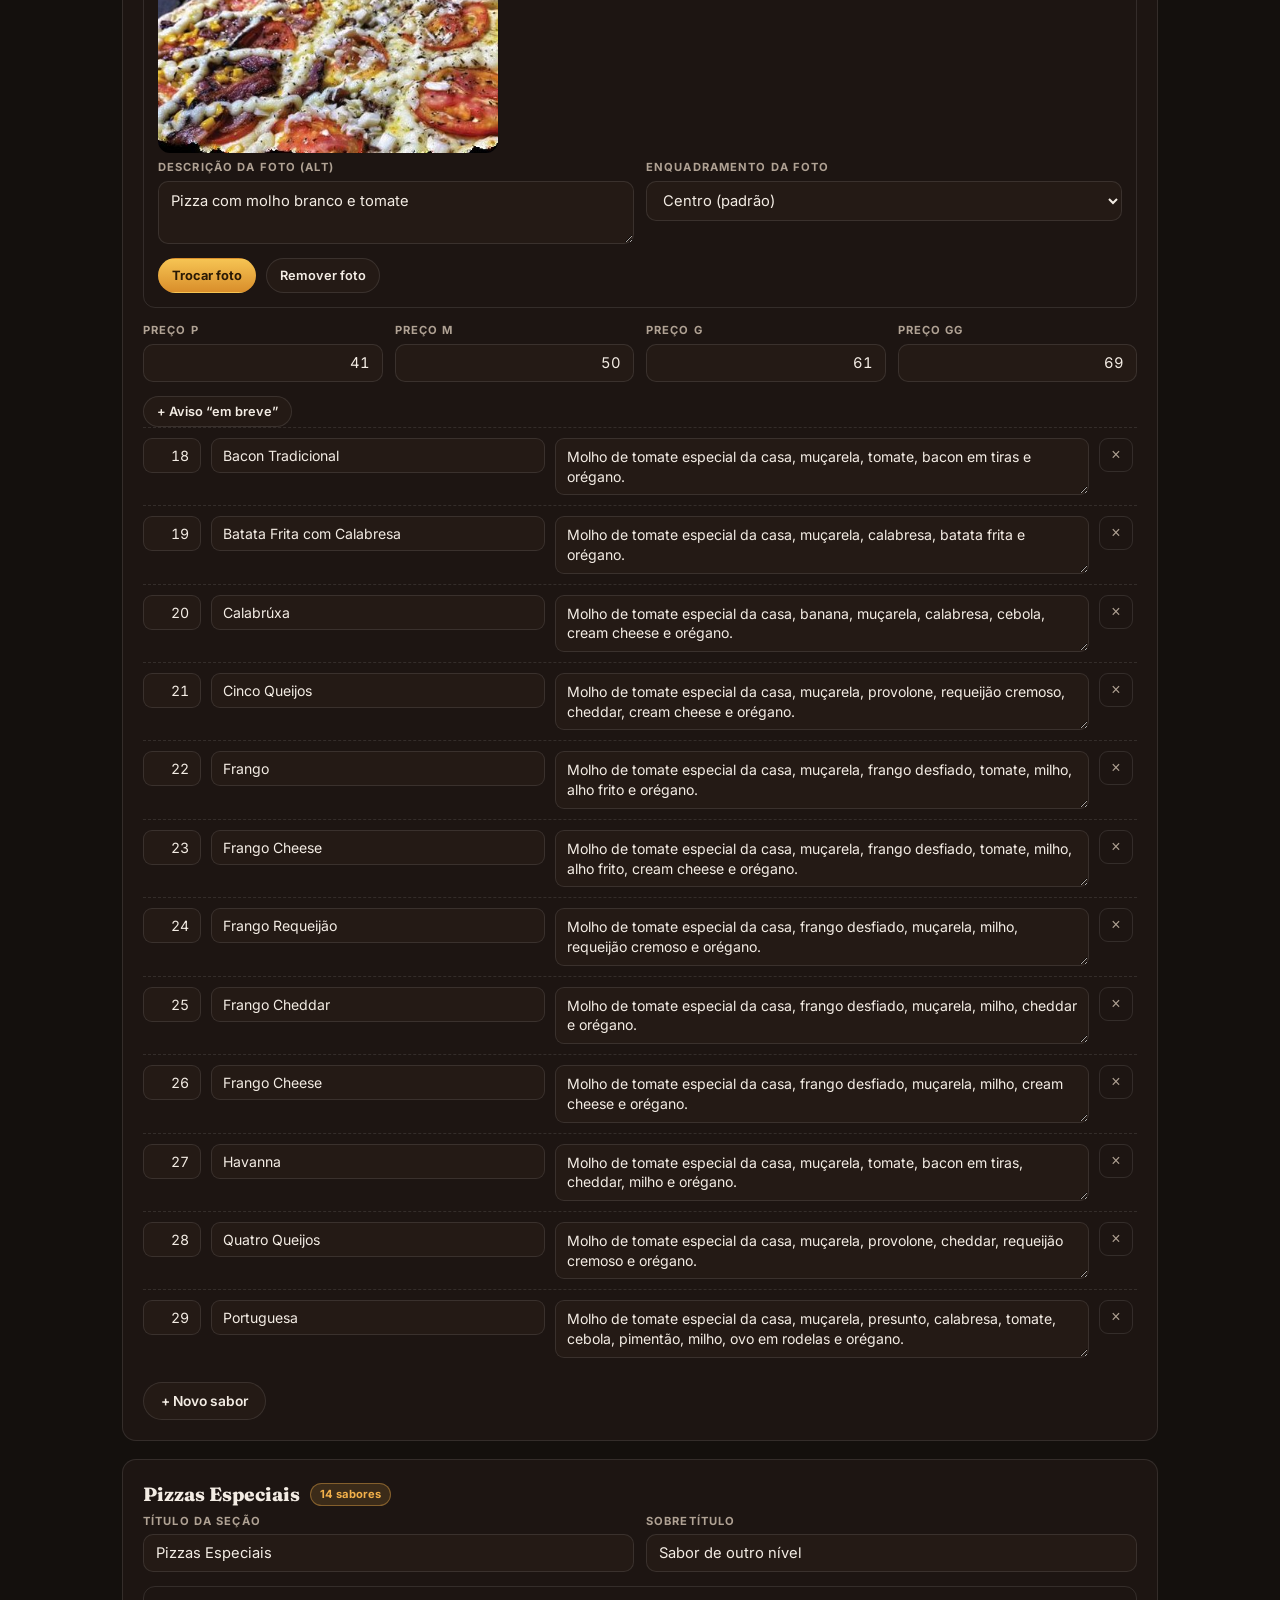
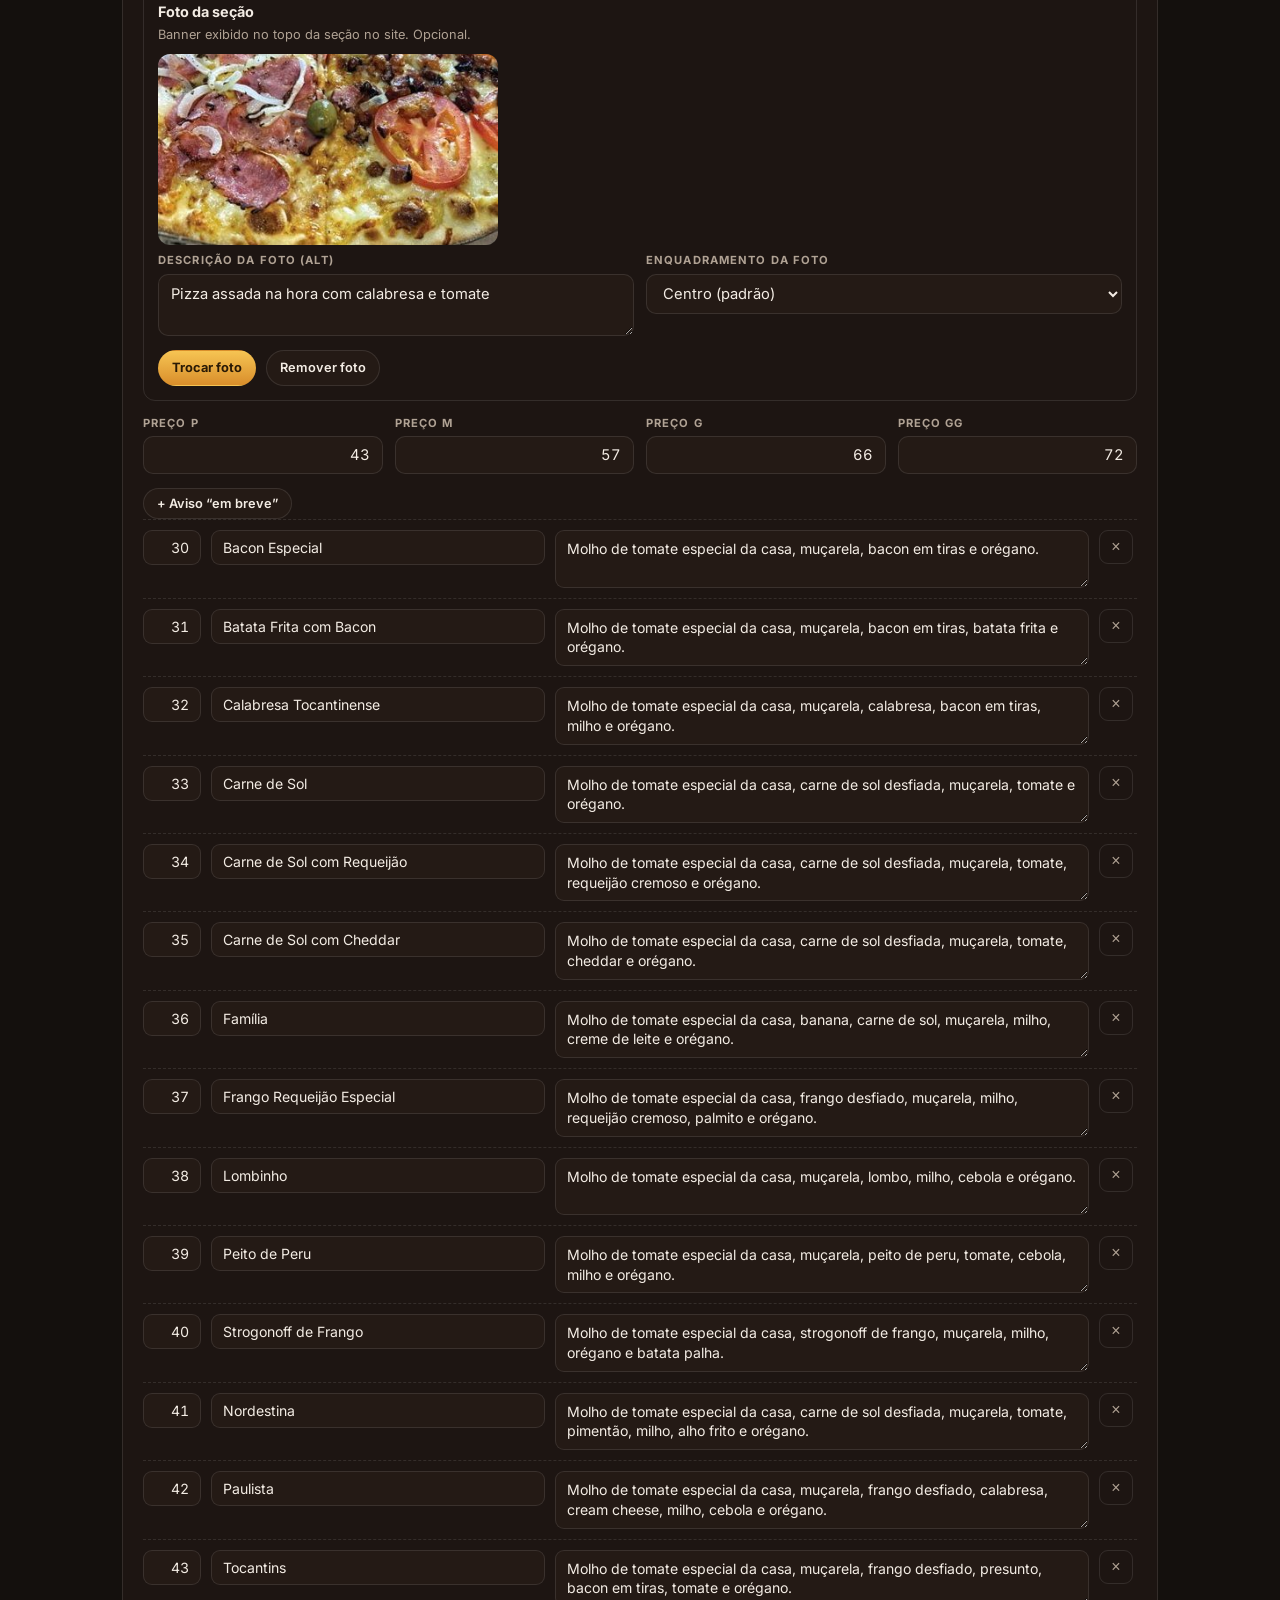
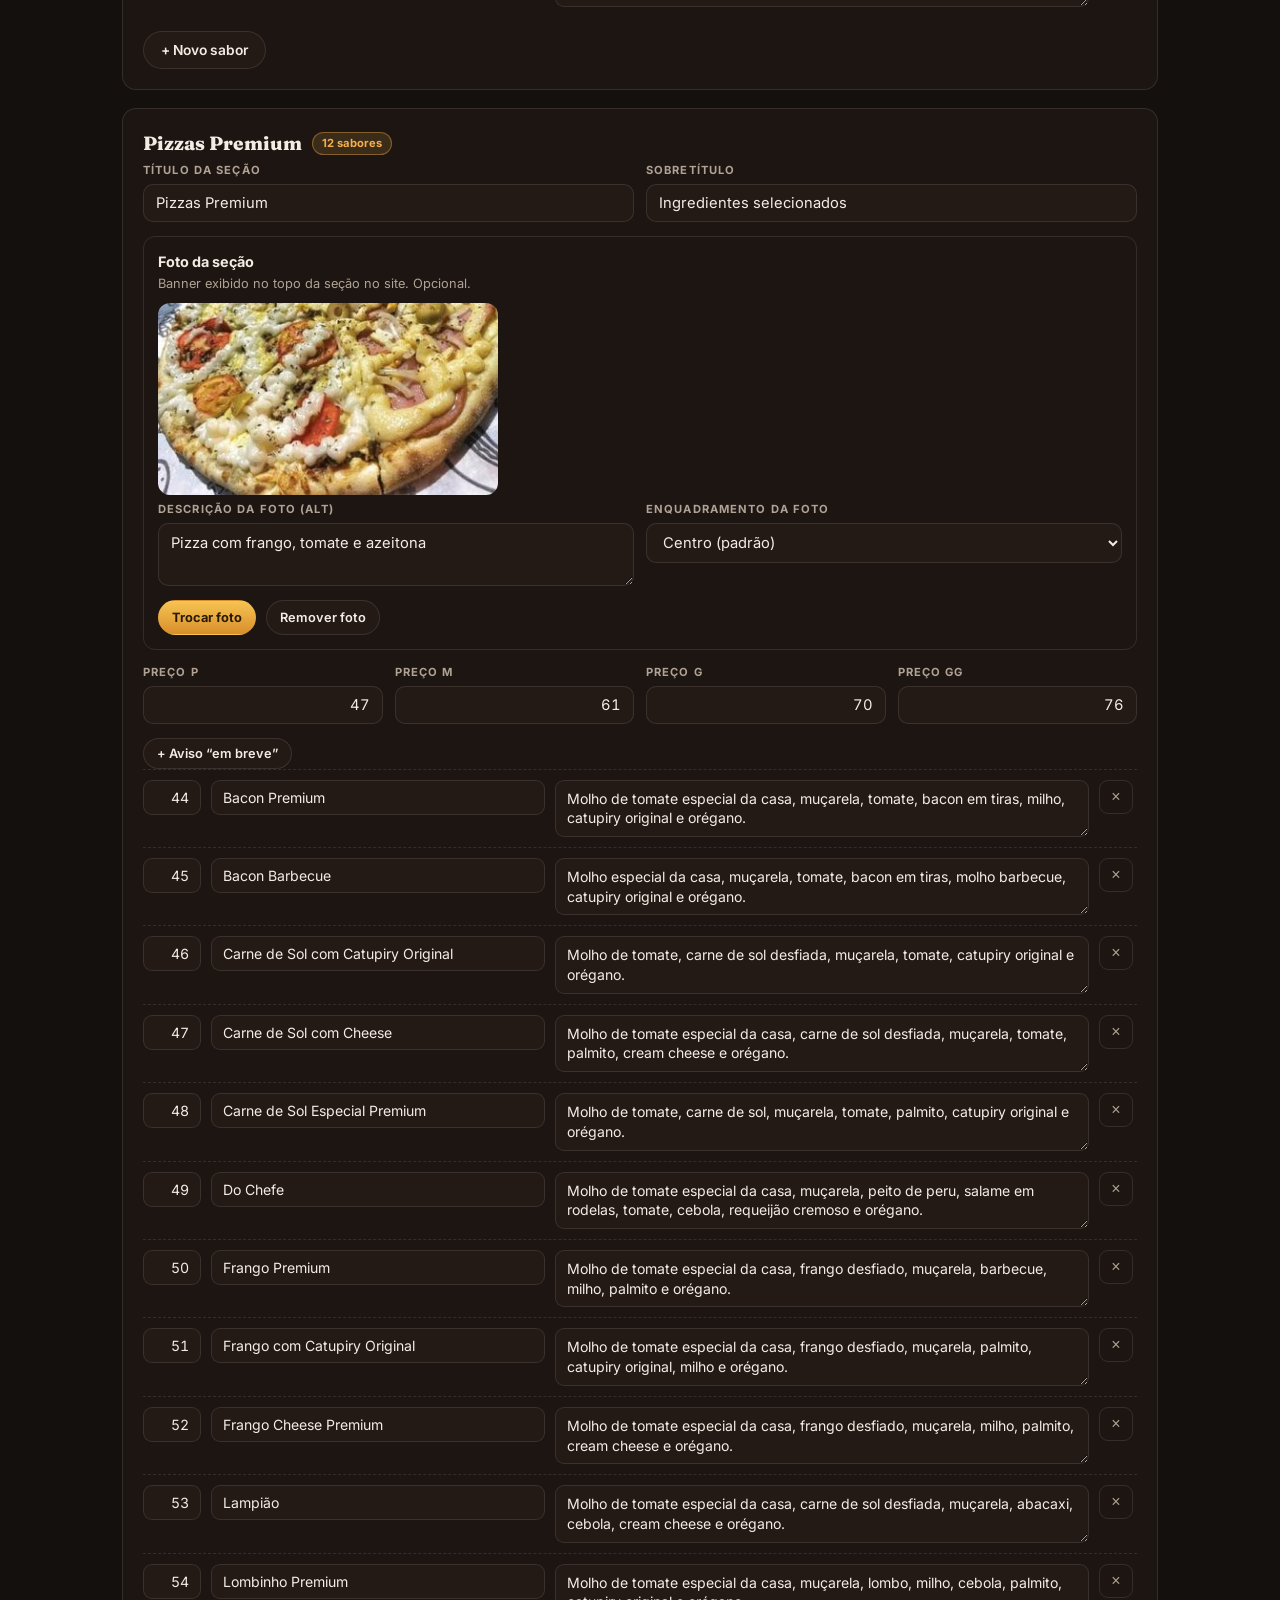
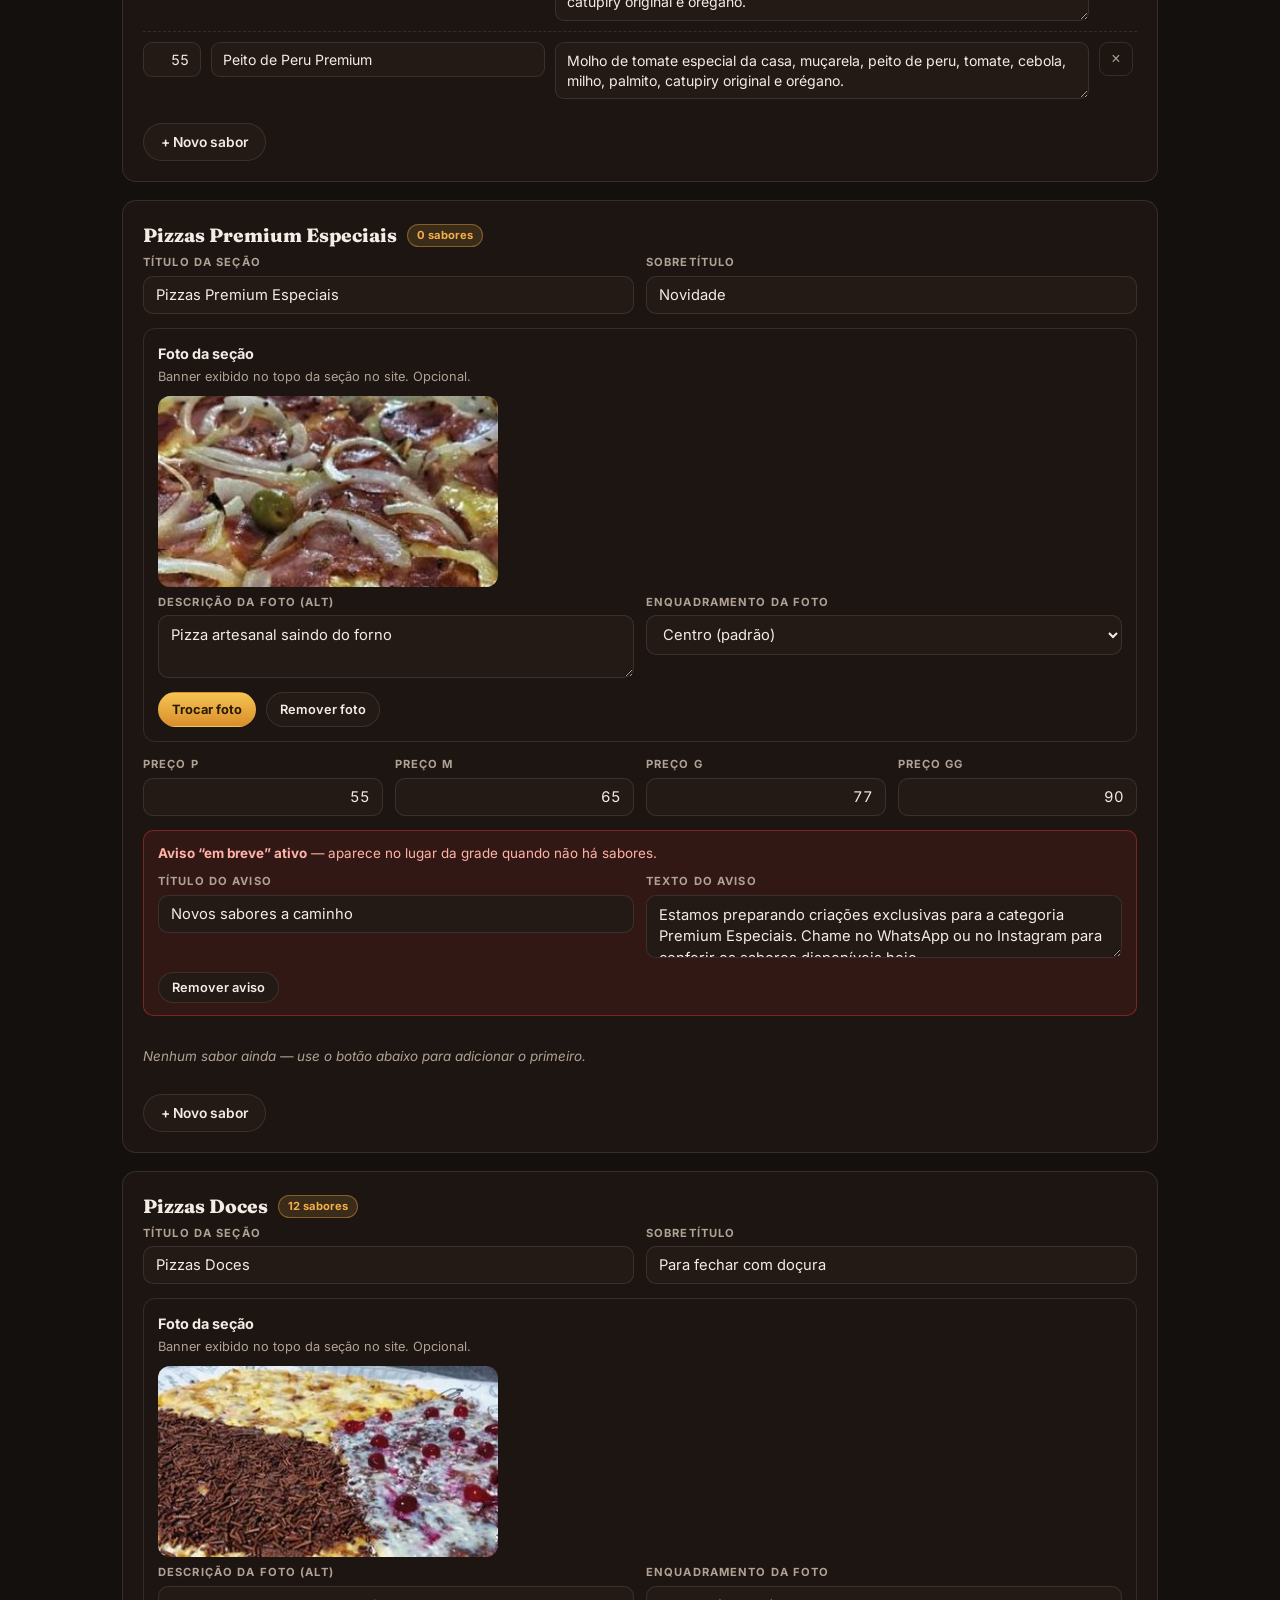
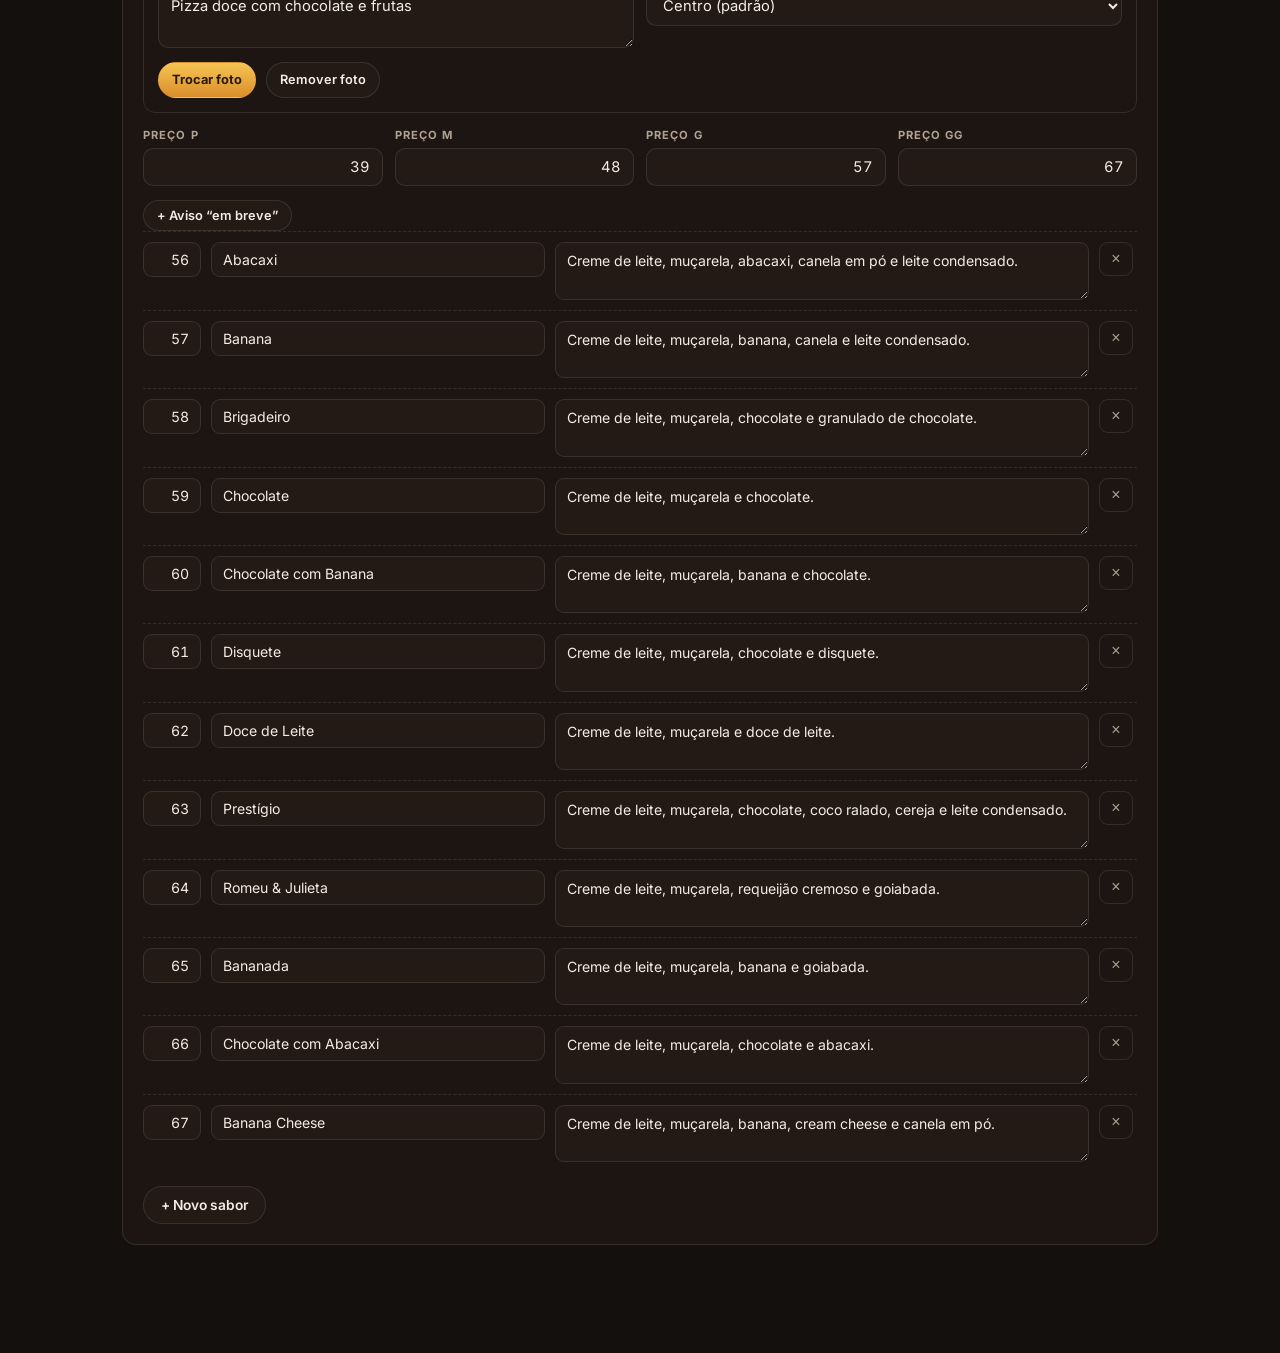
<file: admin.html>
<!doctype html>
<html lang="pt-BR">
<head>
  <meta charset="utf-8">
  <meta name="viewport" content="width=device-width, initial-scale=1">
  <meta name="robots" content="noindex, nofollow">
  <meta name="description" content="Painel de edição do cardápio da Layon's Pizzaria.">
  <title>Painel — Layon's Pizzaria</title>
  <link rel="icon" href="data:image/svg+xml,%3Csvg xmlns='http://www.w3.org/2000/svg' viewBox='0 0 64 64'%3E%3Crect width='64' height='64' rx='14' fill='%23150f0c'/%3E%3Cpath d='M54 47A22 22 0 0 1 10 47L32 9Z' fill='%23f6c453'/%3E%3Cpath d='M54 47A22 22 0 0 1 10 47' fill='none' stroke='%23d98e2b' stroke-width='7'/%3E%3Ccircle cx='32' cy='27' r='6' fill='%23e8402f'/%3E%3Ccircle cx='24' cy='38' r='3.2' fill='%23e8402f'/%3E%3Ccircle cx='40' cy='38' r='3.2' fill='%23e8402f'/%3E%3C/svg%3E">
  <link rel="preconnect" href="https://fonts.googleapis.com">
  <link rel="preconnect" href="https://fonts.gstatic.com" crossorigin>
  <link href="https://fonts.googleapis.com/css2?family=Fraunces:opsz,wght@9..144,600..900&family=Inter:wght@400;500;600;700&display=swap" rel="stylesheet">
  <link rel="stylesheet" href="admin.css">
</head>
<body>
  <header class="a-top">
    <div class="a-brand">🍕 Layon's <span>Painel</span></div>
    <nav class="a-tabs" id="aTabs" aria-label="Seções do painel">
      <button type="button" class="a-tab is-on" data-tab="sabores">Sabores</button>
      <button type="button" class="a-tab" data-tab="bebidas">Bebidas</button>
      <button type="button" class="a-tab" data-tab="bordas">Bordas</button>
      <button type="button" class="a-tab" data-tab="destaques">Destaques</button>
      <button type="button" class="a-tab" data-tab="fotos">Fotos</button>
      <button type="button" class="a-tab" data-tab="contato">Contato</button>
      <button type="button" class="a-tab" data-tab="publicar">Publicar</button>
    </nav>
    <div class="a-topright">
      <span class="a-dirty is-hidden" id="aDirty">Rascunho não publicado</span>
      <a class="a-view" href="index.html?preview=1" target="_blank" rel="noopener">Ver site ↗</a>
    </div>
  </header>

  <div class="a-banner is-hidden" id="aBanner" role="status">
    <span id="aBannerMsg"></span>
    <button type="button" class="a-btn a-btn--sm" id="aBannerBtn">Descartar rascunho</button>
  </div>

  <main class="a-main" id="aMain"></main>

  <div class="a-toast" id="aToast" role="status" aria-live="polite"></div>

  <script src="menu-data.js"></script>
  <script src="admin.js"></script>
</body>
</html>
</file>
<file: styles.css>
/* ============================================================
   LAYON'S PIZZARIA — CARDÁPIO DIGITAL
   Design: quente, apetitoso, responsivo
   ============================================================ */

*,
*::before,
*::after {
  box-sizing: border-box;
  margin: 0;
  padding: 0;
}

:root {
  --bg: #150f0c;
  --bg-2: #1b1411;
  --panel: #241a15;
  --panel-2: #2b201a;
  --ink: #f7efe6;
  --muted: #bfaf9f;
  --line: rgba(255, 255, 255, 0.09);
  --red: #e8402f;
  --red-deep: #c22e1e;
  --gold: #f3b04a;
  --gold-soft: rgba(243, 176, 74, 0.12);
  --green: #25d366;
  --shadow: 0 22px 46px -22px rgba(0, 0, 0, 0.75);
  --radius: 18px;
  --font-display: "Fraunces", Georgia, "Times New Roman", serif;
  --font-body: "Inter", system-ui, -apple-system, sans-serif;
  --topbar-h: 60px;
}

html {
  scroll-behavior: smooth;
}

body {
  background: var(--bg);
  color: var(--ink);
  font-family: var(--font-body);
  font-size: 16px;
  line-height: 1.6;
  -webkit-font-smoothing: antialiased;
  overflow-x: hidden;
}

img,
svg {
  display: block;
}

a {
  color: inherit;
}

.container {
  width: min(1160px, 100% - 40px);
  margin-inline: auto;
}

/* ------------------------------------------------------------
   HERO
   ------------------------------------------------------------ */
.hero {
  position: relative;
  z-index: 1;
  overflow: hidden;
  padding: 74px 0 0;
  text-align: center;
  background:
    radial-gradient(900px 460px at 50% -10%, rgba(232, 64, 47, 0.32), transparent 62%),
    radial-gradient(640px 400px at 88% 22%, rgba(243, 176, 74, 0.13), transparent 60%),
    linear-gradient(180deg, #201511 0%, var(--bg) 100%);
  border-bottom: 1px solid var(--line);
}

.hero-photo {
  position: absolute;
  inset: 0;
  z-index: 0;
  pointer-events: none;
}

.hero-photo img {
  width: 100%;
  height: 100%;
  object-fit: cover;
  object-position: center 52%;
  opacity: 0.34;
  filter: saturate(1.15) contrast(1.02);
}

.hero-photo::after {
  content: "";
  position: absolute;
  inset: 0;
  background:
    radial-gradient(760px 420px at 50% 8%, rgba(232, 64, 47, 0.28), transparent 62%),
    linear-gradient(180deg, rgba(21, 15, 12, 0.62) 0%, rgba(21, 15, 12, 0.78) 46%, var(--bg) 98%);
}

.hero-glow {
  position: absolute;
  inset: 0;
  background-image: radial-gradient(rgba(255, 255, 255, 0.05) 1px, transparent 1.4px);
  background-size: 24px 24px;
  mask-image: linear-gradient(180deg, rgba(0, 0, 0, 0.9), transparent 85%);
  pointer-events: none;
}

.hero-inner {
  position: relative;
  padding-bottom: 54px;
}

.brandmark {
  width: min(340px, 78vw);
  margin: 0 auto 22px;
  animation: floaty 5s ease-in-out infinite;
}

.brandmark img {
  display: block;
  width: 100%;
  height: auto;
  filter: drop-shadow(0 10px 22px rgba(0, 0, 0, 0.45));
}

@keyframes floaty {
  0%, 100% { transform: translateY(0) rotate(-3deg); }
  50% { transform: translateY(-8px) rotate(3deg); }
}

.kicker {
  font-size: 0.78rem;
  font-weight: 700;
  letter-spacing: 0.32em;
  text-transform: uppercase;
  color: var(--gold);
  margin-bottom: 8px;
}

.hero h1 {
  font-family: var(--font-display);
  font-weight: 800;
  font-size: clamp(2.7rem, 7.5vw, 4.8rem);
  line-height: 1.04;
  letter-spacing: -0.02em;
}

.hero h1 em {
  font-style: italic;
  color: var(--red);
  text-shadow: 0 0 44px rgba(232, 64, 47, 0.45);
}

.hero-sub {
  max-width: 560px;
  margin: 16px auto 0;
  color: var(--muted);
  font-size: 1.02rem;
}

.hero-cta {
  display: flex;
  justify-content: center;
  flex-wrap: wrap;
  gap: 14px;
  margin-top: 30px;
}

.btn {
  display: inline-flex;
  align-items: center;
  gap: 9px;
  padding: 14px 26px;
  border-radius: 999px;
  font-weight: 600;
  font-size: 0.95rem;
  text-decoration: none;
  border: 1px solid transparent;
  cursor: pointer;
  transition: transform 0.18s ease, box-shadow 0.18s ease, background 0.18s ease;
}

.btn-primary {
  background: linear-gradient(180deg, var(--red), var(--red-deep));
  color: #fff;
  box-shadow: 0 14px 30px -14px rgba(232, 64, 47, 0.9);
}

.btn-primary:hover {
  transform: translateY(-2px);
  box-shadow: 0 18px 34px -14px rgba(232, 64, 47, 1);
}

.btn-ghost {
  border-color: var(--line);
  color: var(--ink);
  background: rgba(255, 255, 255, 0.04);
}

.btn-ghost:hover {
  background: rgba(255, 255, 255, 0.09);
  transform: translateY(-2px);
}

.btn-lg {
  padding: 16px 34px;
  font-size: 1.02rem;
}

.hero-badges {
  list-style: none;
  display: flex;
  justify-content: center;
  flex-wrap: wrap;
  gap: 10px;
  margin-top: 28px;
}

.hero-badges li {
  display: inline-flex;
  align-items: center;
  gap: 8px;
  padding: 8px 15px;
  border: 1px solid var(--line);
  border-radius: 999px;
  background: rgba(255, 255, 255, 0.045);
  color: var(--muted);
  font-size: 0.83rem;
  font-weight: 500;
}

.hero-badges li svg {
  color: var(--gold);
}

.hero-badges a {
  text-decoration: none;
}

.hero-badges a:hover {
  color: var(--ink);
}

/* Mais pedidas */
.most-ordered {
  margin-top: 34px;
}

.mo-label {
  display: inline-block;
  font-size: 0.7rem;
  font-weight: 700;
  letter-spacing: 0.26em;
  text-transform: uppercase;
  color: rgba(247, 239, 230, 0.55);
  margin-bottom: 12px;
}

.mo-list {
  display: flex;
  justify-content: center;
  flex-wrap: wrap;
  gap: 9px;
}

.mo-chip {
  display: inline-flex;
  align-items: baseline;
  gap: 7px;
  padding: 8px 15px;
  border-radius: 999px;
  background: rgba(243, 176, 74, 0.1);
  border: 1px solid rgba(243, 176, 74, 0.32);
  color: var(--ink);
  font-size: 0.85rem;
  font-weight: 600;
  text-decoration: none;
  transition: 0.18s ease;
}

.mo-chip:hover {
  background: rgba(243, 176, 74, 0.2);
  transform: translateY(-2px);
}

.mo-chip b {
  font-family: var(--font-display);
  color: var(--gold);
  font-size: 0.78rem;
  font-weight: 700;
}

.mo-chip span {
  color: var(--muted);
  font-weight: 500;
  font-size: 0.8rem;
}

/* Faixa rolante */
.ribbon {
  position: relative;
  overflow: hidden;
  background: linear-gradient(90deg, var(--red-deep), var(--red));
  border-top: 1px solid rgba(255, 255, 255, 0.14);
  padding: 11px 0;
}

.ribbon-track {
  display: flex;
  gap: 0;
  width: max-content;
  animation: marquee 26s linear infinite;
}

.ribbon-track span {
  font-family: var(--font-display);
  font-weight: 700;
  font-style: italic;
  font-size: 0.92rem;
  letter-spacing: 0.14em;
  text-transform: uppercase;
  color: rgba(255, 255, 255, 0.92);
  padding: 0 26px;
  white-space: nowrap;
}

@keyframes marquee {
  to { transform: translateX(-50%); }
}

/* ------------------------------------------------------------
   BARRA FIXA (nav + busca)
   ------------------------------------------------------------ */
.topbar {
  position: sticky;
  top: 0;
  z-index: 40;
  background: rgba(21, 15, 12, 0.86);
  backdrop-filter: blur(16px);
  -webkit-backdrop-filter: blur(16px);
  border-bottom: 1px solid var(--line);
}

.topbar-inner {
  display: flex;
  align-items: center;
  gap: 14px;
  min-height: var(--topbar-h);
  padding: 9px 0;
}

.topbar-brand {
  font-family: var(--font-display);
  font-weight: 800;
  font-size: 1.05rem;
  text-decoration: none;
  color: var(--gold);
  flex-shrink: 0;
}

.chips {
  display: flex;
  gap: 8px;
  overflow-x: auto;
  flex: 1;
  scrollbar-width: none;
  padding: 2px;
}

.chips::-webkit-scrollbar {
  display: none;
}

.chip {
  white-space: nowrap;
  padding: 8px 14px;
  border-radius: 999px;
  border: 1px solid var(--line);
  background: transparent;
  color: var(--muted);
  font-family: var(--font-body);
  font-size: 0.82rem;
  font-weight: 600;
  text-decoration: none;
  cursor: pointer;
  transition: 0.18s ease;
}

.chip:hover {
  color: var(--ink);
  border-color: rgba(255, 255, 255, 0.3);
}

.chip.active {
  background: linear-gradient(180deg, var(--red), var(--red-deep));
  border-color: transparent;
  color: #fff;
  box-shadow: 0 10px 20px -10px rgba(232, 64, 47, 0.95);
}

.search {
  position: relative;
  flex-shrink: 0;
  color: var(--muted);
}

.search svg {
  position: absolute;
  left: 13px;
  top: 50%;
  transform: translateY(-50%);
  pointer-events: none;
}

.search input {
  width: 188px;
  padding: 9px 32px 9px 36px;
  border-radius: 999px;
  background: rgba(255, 255, 255, 0.06);
  border: 1px solid var(--line);
  color: var(--ink);
  font-family: var(--font-body);
  font-size: 0.87rem;
  font-weight: 500;
  outline: none;
  transition: width 0.22s ease, border-color 0.22s ease, background 0.22s ease;
}

.search input::placeholder {
  color: rgba(247, 239, 230, 0.42);
}

.search input:focus {
  width: 224px;
  border-color: rgba(243, 176, 74, 0.6);
  background: rgba(255, 255, 255, 0.1);
}

.search input::-webkit-search-cancel-button {
  display: none;
}

.search-clear {
  position: absolute;
  right: 8px;
  top: 50%;
  transform: translateY(-50%);
  width: 22px;
  height: 22px;
  border-radius: 50%;
  border: none;
  background: rgba(255, 255, 255, 0.14);
  color: var(--ink);
  font-size: 0.95rem;
  line-height: 1;
  cursor: pointer;
}

.search-bar {
  position: sticky;
  top: var(--topbar-h);
  z-index: 35;
  background: rgba(243, 176, 74, 0.12);
  border-bottom: 1px solid rgba(243, 176, 74, 0.3);
  backdrop-filter: blur(10px);
}

.search-bar-inner {
  display: flex;
  align-items: center;
  justify-content: space-between;
  gap: 14px;
  padding: 9px 0;
  font-size: 0.88rem;
  color: var(--ink);
}

.search-bar-inner button {
  border: 1px solid rgba(243, 176, 74, 0.5);
  background: transparent;
  color: var(--gold);
  font-family: var(--font-body);
  font-size: 0.8rem;
  font-weight: 600;
  padding: 5px 13px;
  border-radius: 999px;
  cursor: pointer;
}

.search-bar-inner button:hover {
  background: rgba(243, 176, 74, 0.16);
}

/* ------------------------------------------------------------
   SEÇÕES
   ------------------------------------------------------------ */
main {
  position: relative;
  z-index: 1;
}

.sec {
  padding: 58px 0;
  scroll-margin-top: calc(var(--topbar-h) + 8px);
}

.sec + .sec {
  border-top: 1px solid rgba(255, 255, 255, 0.055);
}

.sec-head {
  display: flex;
  align-items: flex-end;
  justify-content: space-between;
  gap: 20px;
  flex-wrap: wrap;
  margin-bottom: 28px;
}

.sec-eyebrow {
  display: block;
  font-size: 0.7rem;
  font-weight: 700;
  letter-spacing: 0.24em;
  text-transform: uppercase;
  color: var(--gold);
  margin-bottom: 6px;
}

.sec-head h2 {
  font-family: var(--font-display);
  font-weight: 800;
  font-size: clamp(1.75rem, 3.6vw, 2.6rem);
  letter-spacing: -0.015em;
  line-height: 1.1;
}

.sec-title::after {
  content: "";
  display: block;
  width: 58px;
  height: 4px;
  border-radius: 4px;
  margin-top: 12px;
  background: linear-gradient(90deg, var(--red), var(--gold));
}

.sec-count {
  display: inline-block;
  margin-left: 12px;
  vertical-align: middle;
  font-family: var(--font-body);
  font-size: 0.72rem;
  font-weight: 600;
  letter-spacing: 0.08em;
  color: var(--muted);
  background: rgba(255, 255, 255, 0.06);
  border: 1px solid var(--line);
  border-radius: 999px;
  padding: 4px 11px;
  transform: translateY(-5px);
}

/* Foto da seção (sabores / calzones) */
.sec-photo {
  margin: 0 0 26px;
  border-radius: 18px;
  overflow: hidden;
  border: 1px solid var(--line);
  background: rgba(255, 255, 255, 0.04);
}

.sec-photo img {
  display: block;
  width: 100%;
  height: clamp(180px, 30vw, 360px);
  object-fit: cover;
}

/* Faixa de preços */
.prices {
  display: flex;
  flex-wrap: wrap;
  gap: 9px;
}

.price {
  display: inline-flex;
  align-items: center;
  gap: 9px;
  padding: 9px 15px;
  border-radius: 14px;
  background: var(--gold-soft);
  border: 1px solid rgba(243, 176, 74, 0.3);
}

.price i {
  font-style: normal;
  font-family: var(--font-display);
  font-weight: 800;
  font-size: 0.82rem;
  color: #ff8f80; /* vermelho claro p/ contraste AA sobre o fundo escuro */
  background: rgba(232, 64, 47, 0.14);
  border: 1px solid rgba(232, 64, 47, 0.4);
  border-radius: 8px;
  min-width: 26px;
  text-align: center;
  padding: 2px 4px;
}

.price b {
  font-family: var(--font-display);
  font-weight: 700;
  font-size: 1.02rem;
  color: var(--ink);
  letter-spacing: 0.01em;
}

.prices--sm .price {
  padding: 6px 11px;
  gap: 7px;
}

.prices--sm .price b {
  font-size: 0.9rem;
}

/* ------------------------------------------------------------
   CARDS DE SABOR
   ------------------------------------------------------------ */
.grid {
  display: grid;
  grid-template-columns: repeat(auto-fill, minmax(310px, 1fr));
  gap: 14px;
}

.flavor {
  display: flex;
  gap: 14px;
  align-items: flex-start;
  padding: 17px 19px;
  background: linear-gradient(160deg, var(--panel-2), var(--panel));
  border: 1px solid var(--line);
  border-radius: var(--radius);
  transition: transform 0.18s ease, border-color 0.18s ease, box-shadow 0.18s ease;
}

.flavor:hover {
  transform: translateY(-3px);
  border-color: rgba(232, 64, 47, 0.5);
  box-shadow: var(--shadow);
}

.flavor .num {
  flex-shrink: 0;
  width: 36px;
  height: 36px;
  display: grid;
  place-items: center;
  border-radius: 50%;
  border: 1px solid rgba(243, 176, 74, 0.45);
  background: rgba(243, 176, 74, 0.1);
  color: var(--gold);
  font-family: var(--font-display);
  font-weight: 700;
  font-size: 0.82rem;
}

.flavor h3 {
  font-family: var(--font-display);
  font-weight: 700;
  font-size: 1.06rem;
  line-height: 1.25;
  margin-bottom: 5px;
}

.flavor p {
  color: var(--muted);
  font-size: 0.86rem;
  line-height: 1.55;
}

/* Aviso de novidade */
.coming-soon {
  grid-column: 1 / -1;
  text-align: center;
  padding: 44px 26px;
  border: 1.5px dashed rgba(243, 176, 74, 0.5);
  border-radius: var(--radius);
  background:
    radial-gradient(500px 200px at 50% 0%, rgba(243, 176, 74, 0.1), transparent 70%),
    rgba(255, 255, 255, 0.025);
}

.coming-soon .cs-star {
  font-size: 1.7rem;
  color: var(--gold);
  line-height: 1;
}

.coming-soon h3 {
  font-family: var(--font-display);
  font-weight: 800;
  font-size: 1.4rem;
  margin: 10px 0 8px;
}

.coming-soon p {
  max-width: 520px;
  margin: 0 auto;
  color: var(--muted);
  font-size: 0.92rem;
}

.coming-soon a {
  display: inline-block;
  margin-top: 16px;
  color: var(--gold);
  font-weight: 600;
  font-size: 0.9rem;
  text-decoration: none;
}

.coming-soon a:hover {
  text-decoration: underline;
}

/* ------------------------------------------------------------
   BORDAS / APERITIVOS
   ------------------------------------------------------------ */
.trio {
  display: grid;
  grid-template-columns: repeat(auto-fit, minmax(290px, 1fr));
  gap: 16px;
}

.panel-card {
  padding: 26px;
  background: linear-gradient(160deg, var(--panel-2), var(--panel));
  border: 1px solid var(--line);
  border-radius: var(--radius);
}

.panel-card h3 {
  font-family: var(--font-display);
  font-weight: 800;
  font-size: 1.3rem;
  margin-bottom: 4px;
}

.panel-card .panel-sub {
  color: var(--muted);
  font-size: 0.84rem;
  margin-bottom: 16px;
}

.ing-list {
  display: flex;
  flex-wrap: wrap;
  gap: 8px;
  margin-bottom: 18px;
}

.ing {
  font-size: 0.8rem;
  font-weight: 500;
  color: var(--muted);
  background: rgba(255, 255, 255, 0.05);
  border: 1px solid var(--line);
  border-radius: 999px;
  padding: 6px 13px;
}

.size-table {
  width: 100%;
  border-collapse: collapse;
}

.size-table th {
  font-size: 0.68rem;
  font-weight: 700;
  letter-spacing: 0.14em;
  color: var(--gold);
  padding: 7px 4px;
  border-bottom: 1px solid rgba(243, 176, 74, 0.3);
}

.size-table td {
  font-family: var(--font-display);
  font-weight: 700;
  font-size: 0.96rem;
  text-align: center;
  padding: 10px 2px 4px;
  color: var(--ink);
  white-space: nowrap;
}

.aperi-row {
  display: flex;
  align-items: center;
  gap: 14px;
  padding: 18px 26px;
  background: linear-gradient(160deg, var(--panel-2), var(--panel));
  border: 1px solid var(--line);
  border-radius: var(--radius);
  margin-top: 16px;
}

.aperi-row .aperi-emoji {
  font-size: 1.5rem;
}

.aperi-row h3 {
  font-family: var(--font-display);
  font-weight: 700;
  font-size: 1.1rem;
}

.aperi-row .aperi-size {
  color: var(--muted);
  font-size: 0.82rem;
}

.aperi-row .aperi-price {
  margin-left: auto;
  font-family: var(--font-display);
  font-weight: 800;
  font-size: 1.3rem;
  color: var(--gold);
}

/* ------------------------------------------------------------
   BEBIDAS / CERVEJAS
   ------------------------------------------------------------ */
.duo {
  display: grid;
  grid-template-columns: repeat(auto-fit, minmax(320px, 1fr));
  gap: 16px;
}

.drink-group {
  padding: 24px 26px;
  background: linear-gradient(160deg, var(--panel-2), var(--panel));
  border: 1px solid var(--line);
  border-radius: var(--radius);
}

.drink-group h3 {
  display: flex;
  align-items: center;
  gap: 10px;
  font-family: var(--font-display);
  font-weight: 800;
  font-size: 1.22rem;
  margin-bottom: 3px;
}

.drink-group h3 svg {
  color: var(--gold);
  flex-shrink: 0;
}

.drink-note {
  color: var(--muted);
  font-size: 0.8rem;
  margin-bottom: 12px;
  padding-left: 30px;
}

.row {
  display: flex;
  align-items: center;
  gap: 12px;
  padding: 10px 0;
}

.row:not(:last-child) {
  border-bottom: 1px dashed rgba(255, 255, 255, 0.1);
}

.row .nm {
  font-size: 0.94rem;
  font-weight: 500;
}

.row .nm small {
  display: block;
  color: var(--muted);
  font-size: 0.76rem;
  font-weight: 400;
}

.row .vl {
  margin-left: auto;
  font-family: var(--font-display);
  font-weight: 700;
  font-size: 1.06rem;
  color: var(--gold);
  white-space: nowrap;
}

/* ------------------------------------------------------------
   CTA FINAL / RODAPÉ / FAB
   ------------------------------------------------------------ */
.sec--cta {
  padding-top: 10px;
}

.cta-card {
  text-align: center;
  padding: 54px 30px;
  border-radius: 26px;
  background:
    radial-gradient(600px 260px at 50% -20%, rgba(232, 64, 47, 0.34), transparent 70%),
    linear-gradient(160deg, #261a14, #1d1411);
  border: 1px solid var(--line);
}

.cta-card h2 {
  font-family: var(--font-display);
  font-weight: 800;
  font-size: clamp(1.8rem, 4vw, 2.6rem);
}

.cta-card p {
  color: var(--muted);
  margin: 10px auto 24px;
  max-width: 460px;
}

.footer {
  position: relative;
  z-index: 1;
  border-top: 1px solid var(--line);
  background: #100b09;
  padding: 36px 0;
}

.footer-inner {
  display: flex;
  flex-wrap: wrap;
  align-items: center;
  gap: 18px 30px;
  justify-content: space-between;
}

.footer-brand {
  display: flex;
  flex-direction: column;
}

.footer-brand strong {
  font-family: var(--font-display);
  font-size: 1.25rem;
  font-weight: 800;
}

.footer-brand span {
  color: var(--muted);
  font-size: 0.82rem;
}

.footer-links {
  display: flex;
  flex-wrap: wrap;
  gap: 10px 20px;
  align-items: center;
  font-size: 0.88rem;
  color: var(--muted);
}

.footer-links a {
  color: var(--gold);
  text-decoration: none;
  font-weight: 600;
}

.footer-links a:hover {
  text-decoration: underline;
}

.footer-links button {
  background: none;
  border: none;
  padding: 0;
  font: inherit;
  color: var(--gold);
  font-weight: 600;
  cursor: pointer;
}

.footer-links button:hover {
  text-decoration: underline;
}

/* faixa de "preview do rascunho" (?preview=1) */
.preview-flag {
  position: fixed;
  left: 16px;
  bottom: 18px;
  z-index: 60;
  max-width: calc(100vw - 110px);
  background: var(--gold);
  color: #241609;
  font-family: var(--font-body);
  font-size: 0.76rem;
  font-weight: 700;
  letter-spacing: 0.04em;
  padding: 9px 16px;
  border-radius: 999px;
  box-shadow: 0 8px 24px rgba(0, 0, 0, 0.5);
}

.footer-cards {
  display: inline-flex;
  align-items: center;
  gap: 9px;
  border: 1px solid var(--line);
  border-radius: 999px;
  padding: 5px 13px;
  font-size: 0.78rem;
}

.card-logos {
  display: inline-flex;
  align-items: center;
  gap: 6px;
}

.card-logos img {
  height: 18px;
  width: auto;
  padding: 3px 5px;
  background: #fff;
  border-radius: 5px;
  box-shadow: 0 1px 4px rgba(0, 0, 0, 0.4);
}

.footer-note {
  width: 100%;
  color: rgba(191, 175, 159, 0.8);
  font-size: 0.76rem;
  text-align: center;
  margin-top: 6px;
}

.fab {
  position: fixed;
  right: 22px;
  bottom: 22px;
  z-index: 50;
  width: 60px;
  height: 60px;
  border-radius: 50%;
  display: grid;
  place-items: center;
  background: var(--green);
  color: #fff;
  box-shadow: 0 16px 34px -12px rgba(37, 211, 102, 0.85);
  transition: transform 0.18s ease;
}

.fab:hover {
  transform: scale(1.08) translateY(-2px);
}

/* Busca: estados */
.is-hidden {
  display: none !important;
}

.no-results {
  text-align: center;
  padding: 70px 20px;
}

.no-results h2 {
  font-family: var(--font-display);
  font-size: 1.8rem;
  font-weight: 800;
  margin-bottom: 8px;
}

.no-results p {
  color: var(--muted);
}

/* ------------------------------------------------------------
   GALERIA — fotos
   ------------------------------------------------------------ */
.sec--gallery {
  padding-top: 46px;
}

.gallery {
  display: grid;
  grid-template-columns: repeat(4, 1fr);
  grid-auto-flow: row dense;
  gap: 14px;
}

.g-item {
  position: relative;
  overflow: hidden;
  aspect-ratio: 4 / 3;
  border-radius: 16px;
  border: 1px solid var(--line);
  background: var(--panel);
  box-shadow: 0 14px 30px -18px rgba(0, 0, 0, 0.8);
}

.g-item--0 {
  grid-column: span 2;
  grid-row: span 2;
  aspect-ratio: auto;
}

.g-item--3 {
  grid-column: span 2;
}

.g-item img {
  width: 100%;
  height: 100%;
  object-fit: cover;
  display: block;
  transform: scale(1.05);
  transition: transform 0.5s ease, filter 0.35s ease;
  filter: saturate(1.06);
}

.g-item::after {
  content: "";
  position: absolute;
  inset: 0;
  background: linear-gradient(180deg, transparent 55%, rgba(21, 15, 12, 0.42));
  opacity: 0;
  transition: opacity 0.35s ease;
  pointer-events: none;
}

.g-item:hover img {
  transform: scale(1.12);
  filter: saturate(1.18) brightness(1.05);
}

.g-item:hover::after {
  opacity: 1;
}

.g-item:hover {
  border-color: rgba(243, 176, 74, 0.55);
}

/* ------------------------------------------------------------
   MONTE SUA PIZZA
   ------------------------------------------------------------ */
.sec--montar {
  padding-top: 46px;
}

.montar-hint {
  max-width: 400px;
  color: var(--muted);
  font-size: 0.9rem;
}

.montar-card {
  display: block;
  padding: 32px;
  border-radius: 26px;
  background:
    radial-gradient(640px 260px at 6% -20%, rgba(232, 64, 47, 0.28), transparent 65%),
    radial-gradient(460px 300px at 104% 110%, rgba(243, 176, 74, 0.14), transparent 60%),
    linear-gradient(155deg, #271b15, #1d1512);
  border: 1px solid rgba(232, 64, 47, 0.35);
  box-shadow: var(--shadow);
}

/* --- montador: passo a passo --- */
.m-prog {
  display: flex;
  flex-wrap: wrap;
  gap: 8px;
  margin-bottom: 24px;
}

.m-p {
  flex: 1 1 130px;
  display: flex;
  align-items: center;
  justify-content: center;
  gap: 8px;
  padding: 10px 12px;
  border-radius: 999px;
  border: 1px solid var(--line);
  background: rgba(255, 255, 255, 0.04);
  color: var(--muted);
  font-family: var(--font-body);
  font-size: 0.8rem;
  font-weight: 700;
  letter-spacing: 0.04em;
  cursor: pointer;
  transition: border-color 0.18s ease, background 0.18s ease, color 0.18s ease;
}

.m-p b {
  display: grid;
  place-items: center;
  width: 22px;
  height: 22px;
  border-radius: 50%;
  background: rgba(255, 255, 255, 0.09);
  font-size: 0.72rem;
}

.m-p.is-on {
  border-color: rgba(243, 176, 74, 0.75);
  background: rgba(243, 176, 74, 0.14);
  color: var(--ink);
}

.m-p.is-on b {
  background: var(--gold);
  color: #241a15;
}

.m-p.is-done {
  color: var(--ink);
  border-color: rgba(243, 176, 74, 0.35);
}

.m-p.is-done b {
  background: rgba(243, 176, 74, 0.35);
  color: var(--ink);
}

.m-panel {
  display: none;
}

.m-panel.is-on {
  display: block;
  animation: mFade 0.25s ease;
}

@keyframes mFade {
  from {
    opacity: 0;
    transform: translateY(6px);
  }
  to {
    opacity: 1;
    transform: none;
  }
}

.m-types {
  display: flex;
  gap: 10px;
  margin-bottom: 16px;
}

.m-type {
  flex: 1;
  padding: 13px 14px;
  border-radius: 14px;
  border: 1px solid var(--line);
  background: rgba(255, 255, 255, 0.04);
  color: var(--muted);
  font-family: var(--font-body);
  font-weight: 700;
  font-size: 0.95rem;
  cursor: pointer;
  transition: border-color 0.18s ease, background 0.18s ease, color 0.18s ease;
}

.m-type.is-on {
  border-color: rgba(232, 64, 47, 0.7);
  background: rgba(232, 64, 47, 0.16);
  color: var(--ink);
}

.m-borda-wrap {
  margin-top: 18px;
}

.m-borda-wrap h4 {
  display: flex;
  align-items: center;
  gap: 8px;
  font-family: var(--font-display);
  font-weight: 800;
  font-size: 1.05rem;
  margin-bottom: 8px;
}

.m-borda-wrap h4 small {
  font-family: var(--font-body);
  font-size: 0.66rem;
  font-weight: 700;
  letter-spacing: 0.14em;
  text-transform: uppercase;
  color: var(--gold);
}

.m-borda-wrap[hidden] {
  display: none;
}

.m-foot {
  display: flex;
  align-items: center;
  gap: 14px;
  margin-top: 22px;
  padding-top: 18px;
  border-top: 1px dashed var(--line);
}

.m-mini {
  flex: 1;
  text-align: center;
  color: var(--muted);
  font-size: 0.9rem;
}

.m-back,
.m-next {
  padding: 12px 24px;
  font-size: 0.9rem;
}

.m-next.is-off {
  opacity: 0.55;
  cursor: not-allowed;
  transform: none;
  box-shadow: none;
}

.m-next.is-off:hover {
  transform: none;
}

.m-cta {
  padding: 10px 20px;
  font-size: 0.88rem;
}

.m-step + .m-step {
  margin-top: 26px;
}

.m-step h3 {
  display: flex;
  align-items: center;
  gap: 10px;
  font-family: var(--font-display);
  font-weight: 800;
  font-size: 1.18rem;
  margin-bottom: 14px;
}

.m-step h3 small {
  font-family: var(--font-body);
  font-size: 0.66rem;
  font-weight: 700;
  letter-spacing: 0.14em;
  text-transform: uppercase;
  color: var(--gold);
  border: 1px solid rgba(243, 176, 74, 0.45);
  border-radius: 999px;
  padding: 3px 9px;
  margin-left: auto;
}

.m-num {
  display: grid;
  place-items: center;
  width: 28px;
  height: 28px;
  border-radius: 50%;
  background: linear-gradient(180deg, var(--red), var(--red-deep));
  color: #fff;
  font-family: var(--font-body);
  font-size: 0.85rem;
  font-weight: 800;
  flex-shrink: 0;
}

.m-sizes {
  display: grid;
  grid-template-columns: repeat(4, 1fr);
  gap: 10px;
}

.m-size {
  display: flex;
  flex-direction: column;
  align-items: center;
  gap: 2px;
  padding: 13px 6px;
  border-radius: 14px;
  cursor: pointer;
  background: rgba(255, 255, 255, 0.05);
  border: 1px solid var(--line);
  color: var(--ink);
  font-family: var(--font-body);
  transition: 0.18s ease;
}

.m-size b {
  font-size: 1.15rem;
  font-weight: 800;
}

.m-size span {
  font-size: 0.72rem;
  color: var(--muted);
}

.m-size:hover {
  border-color: rgba(243, 176, 74, 0.55);
}

.m-size.is-on {
  background: linear-gradient(180deg, var(--red), var(--red-deep));
  border-color: transparent;
  color: #fff;
  box-shadow: 0 12px 24px -12px rgba(232, 64, 47, 0.9);
}

.m-size.is-on span {
  color: rgba(255, 255, 255, 0.86);
}

.m-filter {
  width: 100%;
  padding: 11px 16px;
  border-radius: 999px;
  background: rgba(255, 255, 255, 0.06);
  border: 1px solid var(--line);
  color: var(--ink);
  font-family: var(--font-body);
  font-size: 0.92rem;
  outline: none;
}

.m-filter:focus {
  border-color: rgba(243, 176, 74, 0.55);
}

.m-flavors {
  margin-top: 12px;
  max-height: 318px;
  overflow-y: auto;
  padding: 4px;
  border-radius: 16px;
  background: rgba(0, 0, 0, 0.24);
  border: 1px solid var(--line);
  scrollbar-width: thin;
  scrollbar-color: rgba(243, 176, 74, 0.5) transparent;
}

.m-group h4 {
  position: sticky;
  top: 0;
  z-index: 1;
  display: flex;
  justify-content: space-between;
  align-items: center;
  font-size: 0.67rem;
  font-weight: 800;
  letter-spacing: 0.18em;
  text-transform: uppercase;
  color: var(--gold);
  background: #241a15;
  padding: 10px 12px 7px;
}

.m-group h4 small {
  color: var(--muted);
  font-weight: 600;
  letter-spacing: 0;
}

.m-f {
  display: flex;
  align-items: center;
  gap: 10px;
  width: 100%;
  padding: 9px 12px;
  border: none;
  background: transparent;
  cursor: pointer;
  color: var(--ink);
  font-family: var(--font-body);
  font-size: 0.92rem;
  text-align: left;
  border-radius: 10px;
  transition: background 0.15s ease;
}

.m-f:hover {
  background: rgba(255, 255, 255, 0.06);
}

.m-f-n {
  font-size: 0.72rem;
  font-weight: 800;
  color: var(--gold);
  min-width: 20px;
}

.m-f-name {
  flex: 1;
}

.m-f-check {
  color: var(--green);
  opacity: 0;
  font-weight: 800;
}

.m-f.is-sel {
  background: rgba(243, 176, 74, 0.15);
  outline: 1px solid rgba(243, 176, 74, 0.55);
}

.m-f.is-sel .m-f-check {
  opacity: 1;
}

.m-empty {
  color: var(--muted);
  font-size: 0.88rem;
  padding: 24px 14px;
  text-align: center;
}

.m-sel {
  display: flex;
  flex-wrap: wrap;
  gap: 8px;
  margin-top: 12px;
  min-height: 36px;
}

.m-sel-ph {
  color: rgba(191, 175, 159, 0.55);
  font-size: 0.84rem;
  font-style: italic;
}

.m-chip {
  display: inline-flex;
  align-items: center;
  gap: 8px;
  padding: 7px 12px;
  border-radius: 999px;
  cursor: pointer;
  background: rgba(243, 176, 74, 0.16);
  border: 1px solid rgba(243, 176, 74, 0.5);
  color: var(--ink);
  font-family: var(--font-body);
  font-size: 0.85rem;
  font-weight: 600;
}

.m-chip span {
  color: var(--gold);
  font-weight: 800;
}

.m-chip:hover {
  background: rgba(232, 64, 47, 0.28);
  border-color: var(--red);
}

.m-warn {
  margin-top: 16px;
  color: #ffb3a7;
  font-size: 0.85rem;
}

/* --- refrigerantes (etapa 4) --- */
.m-drinks {
  margin-top: 12px;
  display: flex;
  flex-direction: column;
  gap: 12px;
  padding: 12px;
  border-radius: 16px;
  background: rgba(0, 0, 0, 0.24);
  border: 1px solid var(--line);
}

.m-dgroup {
  display: flex;
  flex-wrap: wrap;
  gap: 8px;
}

.m-dgroup h4 {
  flex: 1 0 100%;
  margin: 0 0 2px;
  font-size: 0.67rem;
  font-weight: 800;
  letter-spacing: 0.18em;
  text-transform: uppercase;
  color: var(--gold);
}

.m-d {
  display: inline-flex;
  align-items: center;
  gap: 8px;
  padding: 7px 12px;
  border-radius: 999px;
  cursor: pointer;
  background: rgba(255, 255, 255, 0.05);
  border: 1px solid var(--line);
  color: var(--ink);
  font-family: var(--font-body);
  font-size: 0.85rem;
  font-weight: 600;
  transition: 0.15s ease;
}

.m-d:hover {
  border-color: rgba(243, 176, 74, 0.55);
}

.m-d b {
  color: var(--gold);
  font-size: 0.8rem;
  font-weight: 800;
  font-variant-numeric: tabular-nums;
}

.m-d-check {
  color: var(--green);
  font-weight: 800;
  display: none;
}

.m-d.is-sel {
  background: rgba(243, 176, 74, 0.16);
  border-color: rgba(243, 176, 74, 0.55);
}

.m-d.is-sel .m-d-check {
  display: inline;
}

.m-borda {
  width: 100%;
  padding: 11px 14px;
  border-radius: 12px;
  background: rgba(255, 255, 255, 0.06);
  border: 1px solid var(--line);
  color: var(--ink);
  font-family: var(--font-body);
  font-size: 0.92rem;
}

.m-borda option {
  background: #241a15;
  color: var(--ink);
}

.m-summary {
  padding: 24px;
  border-radius: 20px;
  background: rgba(0, 0, 0, 0.3);
  border: 1px solid var(--line);
}

.m-summary h3 {
  font-family: var(--font-display);
  font-weight: 800;
  font-size: 1.25rem;
  margin-bottom: 12px;
}

.m-line {
  display: flex;
  justify-content: space-between;
  gap: 14px;
  padding: 8px 0;
  border-bottom: 1px dashed var(--line);
  font-size: 0.9rem;
}

.m-line span {
  color: var(--muted);
  flex-shrink: 0;
}

.m-line b {
  text-align: right;
  font-weight: 600;
}

.m-line-ph {
  color: var(--muted);
  font-size: 0.88rem;
}

.m-total {
  display: flex;
  justify-content: space-between;
  align-items: center;
  margin: 16px 0 14px;
  padding: 13px 16px;
  border-radius: 14px;
  background: rgba(243, 176, 74, 0.12);
  border: 1px solid rgba(243, 176, 74, 0.35);
}

.m-total span {
  color: var(--gold);
  font-weight: 700;
  font-size: 0.78rem;
  letter-spacing: 0.14em;
  text-transform: uppercase;
}

.m-total b {
  font-family: var(--font-display);
  font-size: 1.6rem;
  font-weight: 800;
}

.m-obs {
  width: 100%;
  padding: 10px 14px;
  border-radius: 12px;
  background: rgba(255, 255, 255, 0.06);
  border: 1px solid var(--line);
  color: var(--ink);
  font-family: var(--font-body);
  font-size: 0.9rem;
  margin-bottom: 12px;
}

.m-send {
  display: flex;
  width: 100%;
  justify-content: center;
  text-decoration: none;
}

.m-send.is-off {
  opacity: 0.45;
  pointer-events: none;
  filter: grayscale(0.5);
}

.m-note {
  margin-top: 12px;
  color: rgba(191, 175, 159, 0.68);
  font-size: 0.76rem;
  line-height: 1.5;
}

@media (max-width: 900px) {
  .montar-card {
    grid-template-columns: 1fr;
  }

  .m-summary {
    position: static;
  }
}

@media (max-width: 760px) {
  .montar-hint {
    max-width: none;
  }

  .montar-card {
    padding: 22px 18px;
    gap: 20px;
  }

  .m-sizes {
    grid-template-columns: repeat(2, 1fr);
  }

  .m-flavors {
    max-height: 270px;
  }

  .m-prog {
    gap: 6px;
  }

  .m-p {
    flex: 1 1 44%;
    font-size: 0.74rem;
    padding: 9px 8px;
  }

  .m-foot {
    flex-wrap: wrap;
  }

  .m-mini {
    order: -1;
    flex-basis: 100%;
    text-align: left;
    font-size: 0.85rem;
  }

  .m-back,
  .m-next {
    flex: 1;
    justify-content: center;
    padding: 12px 14px;
  }

  .m-cta {
    width: 100%;
    justify-content: center;
  }
}

/* ------------------------------------------------------------
   PIX
   ------------------------------------------------------------ */
.sec--pix {
  padding-top: 26px;
}

.pix-card {
  display: grid;
  grid-template-columns: auto 1fr;
  gap: 34px;
  align-items: center;
  padding: 34px 38px;
  border-radius: 24px;
  background:
    radial-gradient(600px 260px at 0% -20%, rgba(37, 211, 102, 0.16), transparent 65%),
    linear-gradient(150deg, #221a15, #191310);
  border: 1px solid rgba(37, 211, 102, 0.32);
  box-shadow: var(--shadow);
}

.pix-qr {
  width: 216px;
  padding: 14px;
  border-radius: 18px;
  background: #fff;
}

.pix-qr svg {
  display: block;
  width: 100%;
  height: auto;
}

.pix-tag {
  display: inline-flex;
  align-items: center;
  gap: 7px;
  font-size: 0.7rem;
  font-weight: 700;
  letter-spacing: 0.22em;
  text-transform: uppercase;
  color: #062a15;
  background: var(--green);
  border-radius: 999px;
  padding: 6px 14px;
  margin-bottom: 12px;
}

.pix-info h2 {
  font-family: var(--font-display);
  font-weight: 800;
  font-size: clamp(1.6rem, 3vw, 2.2rem);
  line-height: 1.1;
}

.pix-info p {
  color: var(--muted);
  font-size: 0.95rem;
  margin-top: 8px;
  max-width: 56ch;
}

.pix-key {
  display: flex;
  flex-wrap: wrap;
  align-items: center;
  gap: 10px;
  margin-top: 18px;
  padding: 12px 15px;
  border-radius: 13px;
  background: rgba(255, 255, 255, 0.05);
  border: 1px solid var(--line);
}

.pix-key span {
  font-size: 0.7rem;
  font-weight: 700;
  letter-spacing: 0.16em;
  text-transform: uppercase;
  color: var(--gold);
}

.pix-key code {
  font-family: var(--font-body);
  font-size: 0.9rem;
  color: var(--ink);
  word-break: break-all;
}

.pix-actions {
  display: flex;
  flex-wrap: wrap;
  gap: 10px;
  margin-top: 16px;
}

.pix-actions .btn {
  justify-content: center;
}

/* --- rodapé: endereço da casa --- */
.footer-brand .footer-addr {
  display: block;
  max-width: 38ch;
}

/* ------------------------------------------------------------
   ACOMPANHAR ENTREGA
   ------------------------------------------------------------ */
.sec--track {
  padding-top: 26px;
}

.track-hint {
  max-width: 470px;
  color: var(--muted);
  font-size: 0.9rem;
}

.track-hint b {
  color: var(--gold);
  font-weight: 700;
}

.track-card {
  display: grid;
  grid-template-columns: minmax(0, 1.35fr) minmax(260px, 1fr);
  gap: 26px;
  padding: 26px;
  border-radius: 24px;
  background:
    radial-gradient(600px 260px at 100% -20%, rgba(52, 120, 246, 0.16), transparent 65%),
    linear-gradient(150deg, #221a15, #191310);
  border: 1px solid rgba(52, 120, 246, 0.32);
  box-shadow: var(--shadow);
}

.track-map {
  min-height: 320px;
  border-radius: 16px;
  overflow: hidden;
  background: rgba(255, 255, 255, 0.06);
  border: 1px solid var(--line);
}

.track-map iframe {
  display: block;
  width: 100%;
  height: 100%;
  min-height: 320px;
  border: 0;
}

.track-side {
  display: flex;
  flex-direction: column;
  gap: 14px;
}

.track-addr {
  padding: 12px 15px;
  border-radius: 13px;
  background: rgba(255, 255, 255, 0.05);
  border: 1px solid var(--line);
}

.track-addr span {
  display: block;
  font-size: 0.7rem;
  font-weight: 700;
  letter-spacing: 0.16em;
  text-transform: uppercase;
  color: var(--gold);
  margin-bottom: 4px;
}

.track-addr b {
  font-size: 0.9rem;
  font-weight: 600;
  line-height: 1.45;
}

.track-steps {
  margin: 0;
  padding-left: 20px;
  color: var(--muted);
  font-size: 0.88rem;
  line-height: 1.55;
  display: grid;
  gap: 8px;
}

.track-actions {
  display: flex;
  flex-wrap: wrap;
  gap: 10px;
  margin-top: auto;
}

.track-actions .btn {
  justify-content: center;
}

/* ------------------------------------------------------------
   ENTREGA OU RETIRADA — revisão do montador
   ------------------------------------------------------------ */
.m-addr {
  margin-top: 16px;
  padding: 16px;
  border-radius: 16px;
  background: rgba(255, 255, 255, 0.04);
  border: 1px solid var(--line);
}

.m-addr-head {
  display: flex;
  flex-direction: column;
  gap: 3px;
  margin-bottom: 12px;
}

.m-addr-head b {
  font-size: 0.95rem;
}

.m-addr-head small {
  color: var(--muted);
  font-size: 0.78rem;
}

.m-addr-opts {
  display: flex;
  flex-wrap: wrap;
  gap: 8px;
}

.m-addr-opt {
  flex: 1 1 140px;
  padding: 10px 14px;
  border-radius: 999px;
  border: 1px solid var(--line);
  background: rgba(255, 255, 255, 0.04);
  color: var(--muted);
  font-family: var(--font-body);
  font-size: 0.85rem;
  font-weight: 700;
  cursor: pointer;
  transition: border-color 0.18s ease, background 0.18s ease, color 0.18s ease;
}

.m-addr-opt:hover {
  border-color: rgba(243, 176, 74, 0.5);
  color: var(--ink);
}

.m-addr-opt.is-on {
  border-color: rgba(243, 176, 74, 0.75);
  background: rgba(243, 176, 74, 0.14);
  color: var(--ink);
}

.m-addr-form {
  margin-top: 14px;
}

.m-addr-grid {
  display: grid;
  grid-template-columns: minmax(0, 2fr) minmax(0, 1fr);
  gap: 10px;
}

.m-af {
  display: flex;
  flex-direction: column;
  gap: 5px;
}

.m-af span {
  font-size: 0.7rem;
  font-weight: 700;
  letter-spacing: 0.14em;
  text-transform: uppercase;
  color: var(--gold);
}

.m-af input {
  width: 100%;
  padding: 10px 14px;
  border-radius: 12px;
  background: rgba(255, 255, 255, 0.06);
  border: 1px solid var(--line);
  color: var(--ink);
  font-family: var(--font-body);
  font-size: 0.9rem;
}

.m-af input:focus {
  outline: none;
  border-color: rgba(243, 176, 74, 0.6);
}

.m-addr-note {
  margin: 10px 0 0;
  color: var(--muted);
  font-size: 0.78rem;
  line-height: 1.5;
}

.m-addr-clear {
  border: 0;
  background: none;
  padding: 0;
  color: var(--gold);
  font: inherit;
  font-weight: 700;
  text-decoration: underline;
  cursor: pointer;
}

@media (max-width: 760px) {
  .track-card {
    grid-template-columns: 1fr;
    padding: 18px;
  }

  .track-map,
  .track-map iframe {
    min-height: 250px;
  }

  .track-actions {
    margin-top: 0;
  }

  .m-addr-grid {
    grid-template-columns: 1fr;
  }
}

/* --- categoria em destaque na lista de sabores --- */
.m-focus {
  margin: 10px 0 0;
  padding: 9px 13px;
  border-radius: 11px;
  background: rgba(243, 176, 74, 0.1);
  border: 1px dashed rgba(243, 176, 74, 0.45);
  color: var(--muted);
  font-size: 0.82rem;
  line-height: 1.45;
}

.m-focus b {
  color: var(--gold);
}

/* --- Pix na revisao do montador --- */
.m-pix {
  margin-bottom: 14px;
  padding: 15px;
  border-radius: 15px;
  background: rgba(37, 211, 102, 0.08);
  border: 1px solid rgba(37, 211, 102, 0.35);
}

.m-pix-head {
  display: flex;
  flex-wrap: wrap;
  align-items: baseline;
  gap: 8px;
  margin-bottom: 12px;
}

.m-pix-head b {
  font-family: var(--font-display);
  font-size: 1rem;
  color: var(--green);
}

.m-pix-head small {
  color: var(--muted);
  font-size: 0.76rem;
}

.m-pix-body {
  display: flex;
  gap: 16px;
  align-items: center;
}

.m-pix-qr {
  width: 132px;
  flex-shrink: 0;
  padding: 8px;
  border-radius: 12px;
  background: #fff;
}

.m-pix-qr svg {
  display: block;
  width: 100%;
  height: auto;
}

.m-pix-side {
  display: grid;
  gap: 10px;
  justify-items: start;
}

.m-pix-side p {
  color: var(--muted);
  font-size: 0.82rem;
  line-height: 1.5;
}

.m-pix-side .btn {
  justify-content: center;
}

/* --- precos clicaveis (abrem o montador) --- */
.price--btn {
  font: inherit;
  cursor: pointer;
  transition: transform 0.15s ease, box-shadow 0.15s ease, border-color 0.15s ease;
}

.price--btn:hover {
  transform: translateY(-2px);
  border-color: rgba(243, 176, 74, 0.75);
  box-shadow: 0 8px 18px rgba(0, 0, 0, 0.28);
}

.price--btn:active {
  transform: translateY(0);
}

.price--btn:focus-visible {
  outline: 2px solid var(--gold);
  outline-offset: 2px;
}

.btn.is-copied {
  background: var(--green);
  border-color: var(--green);
  color: #062a15;
}

@media (max-width: 760px) {
  .pix-card {
    grid-template-columns: 1fr;
    justify-items: center;
    text-align: center;
    padding: 26px 20px;
    gap: 20px;
  }

  .pix-qr {
    width: 200px;
  }

  .pix-key,
  .pix-actions {
    justify-content: center;
  }

  .pix-info p {
    max-width: none;
  }

  .m-pix-body {
    flex-direction: column;
    align-items: stretch;
  }

  .m-pix-qr {
    width: 150px;
    align-self: center;
  }

  .m-pix-side {
    justify-items: center;
    text-align: center;
  }
}

/* ------------------------------------------------------------
   RESPONSIVO
   ------------------------------------------------------------ */
@media (max-width: 760px) {
  .container {
    width: min(1160px, 100% - 30px);
  }

  .hero {
    padding-top: 52px;
  }

  .brandmark {
    width: min(240px, 72vw);
  }

  .topbar-brand {
    display: none;
  }

  .search input {
    width: 132px;
  }

  .search input:focus {
    width: 160px;
  }

  .sec {
    padding: 44px 0;
  }

  .sec-head {
    margin-bottom: 22px;
  }

  .grid {
    grid-template-columns: 1fr;
  }

  .price {
    padding: 7px 12px;
  }

  .price b {
    font-size: 0.94rem;
  }

  .mo-chip span {
    display: none;
  }

  .gallery {
    grid-template-columns: repeat(2, 1fr);
    gap: 10px;
  }

  .g-item--0,
  .g-item--3 {
    grid-column: span 2;
    grid-row: span 1;
  }

  .g-item--0 {
    aspect-ratio: 16 / 10;
  }

  .footer-cards {
    flex-wrap: wrap;
    justify-content: center;
    border: none;
    padding: 0;
    gap: 8px;
  }

  .footer-inner {
    flex-direction: column;
    text-align: center;
  }

  .fab {
    right: 16px;
    bottom: 16px;
    width: 54px;
    height: 54px;
  }
}

@media (prefers-reduced-motion: reduce) {
  html {
    scroll-behavior: auto;
  }
  .brandmark,
  .ribbon-track {
    animation: none;
  }
}

/* ============================================================
   IMPRESSÃO / PDF — tema claro, quebras de página
   ============================================================ */
@media print {
  @page {
    size: A4;
    margin: 0;
  }

  :root {
    --bg: #ffffff;
    --panel: #ffffff;
    --panel-2: #ffffff;
    --ink: #1d1512;
    --muted: #6b5d53;
    --line: #e6dcd1;
    --gold: #a86a12;
    --gold-soft: #fbf3e6;
    --red: #c22e1e;
    --shadow: none;
  }

  html,
  body {
    background: #fff !important;
    color: #1d1512;
    font-size: 11.5pt;
  }

  .no-print,
  .topbar,
  .search-bar,
  .fab,
  .ribbon,
  .hero-glow,
  .hero-cta,
  .sec--cta {
    display: none !important;
  }

  /* --- Capa --- */
  .hero {
    min-height: 297mm;
    display: flex;
    flex-direction: column;
    justify-content: center;
    align-items: center;
    padding: 24mm 20mm;
    background: #fff !important;
    border: none;
    text-align: center;
    break-after: page;
    page-break-after: always;
  }

  .hero-inner {
    padding-bottom: 0;
  }

  .brandmark {
    width: 170px;
    margin-bottom: 26px;
    animation: none;
  }

  .brandmark img {
    filter: none;
  }

  .kicker {
    color: #a86a12;
    font-size: 11pt;
    letter-spacing: 0.4em;
  }

  .hero h1 {
    color: #1d1512;
    font-size: 54pt;
  }

  .hero h1 em {
    color: #c22e1e;
    text-shadow: none;
  }

  .hero-sub {
    color: #6b5d53;
    font-size: 12.5pt;
    max-width: 130mm;
  }

  .hero-badges {
    margin-top: 26px;
  }

  .hero-badges li {
    background: #fff;
    border: 1px solid #e0d5c8;
    color: #4c4139;
  }

  .hero-badges li svg {
    color: #a86a12;
  }

  .most-ordered {
    margin-top: 34px;
  }

  .mo-label {
    color: #8a7c70;
  }

  .mo-chip {
    background: #fbf3e6;
    border: 1px solid #e8d6b8;
    color: #1d1512;
  }

  .mo-chip b {
    color: #a86a12;
  }

  .mo-chip span {
    display: none;
  }

  /* --- Seções --- */
  main {
    padding: 0 14mm;
  }

  .sec {
    padding: 9mm 0;
    border: none !important;
    scroll-margin-top: 0;
  }

  .sec[data-break="page"] {
    break-before: page;
    page-break-before: always;
  }

  .sec-head {
    margin-bottom: 5mm;
    break-after: avoid;
    page-break-after: avoid;
  }

  .sec-head h2 {
    font-size: 24pt;
    color: #1d1512;
  }

  .sec-eyebrow {
    color: #a86a12;
  }

  .sec-count {
    background: #f6efe6;
    border-color: #e6dcd1;
    color: #6b5d53;
  }

  .sec-photo {
    margin-bottom: 5mm;
    border: 1px solid #e8ded2;
    border-radius: 8px;
    break-inside: avoid;
    page-break-inside: avoid;
  }

  .sec-photo img {
    height: 42mm;
  }

  .price {
    background: #fbf3e6;
    border: 1px solid #ecd9b7;
    padding: 5px 10px;
  }

  .price i {
    background: #fdeeea;
    border-color: #eec4bb;
    color: #c22e1e;
  }

  .price b {
    color: #1d1512;
    font-size: 11.5pt;
  }

  /* --- Cards de sabor --- */
  .grid {
    grid-template-columns: repeat(2, 1fr);
    gap: 3.5mm;
  }

  .flavor {
    background: #fff;
    border: 1px solid #e8ded2;
    border-radius: 10px;
    padding: 6px 8px;
    gap: 8px;
    break-inside: avoid;
    page-break-inside: avoid;
    transform: none !important;
    box-shadow: none !important;
  }

  .flavor:hover {
    transform: none;
    border-color: #e8ded2;
    box-shadow: none;
  }

  .flavor .num {
    width: 23px;
    height: 23px;
    font-size: 7.2pt;
    background: #fbf3e6;
    border-color: #e8d6b8;
    color: #a86a12;
  }

  .flavor h3 {
    font-size: 10pt;
    color: #1d1512;
    margin-bottom: 1px;
  }

  .flavor p {
    color: #6b5d53;
    font-size: 7.4pt;
    line-height: 1.4;
  }

  .coming-soon {
    background: #fdfaf4;
    border: 1.5px dashed #d8b978;
    padding: 7mm 6mm;
    break-inside: avoid;
  }

  .coming-soon .cs-star {
    font-size: 13pt;
  }

  .coming-soon h3 {
    color: #1d1512;
    font-size: 13pt;
    margin: 6px 0 5px;
  }

  .coming-soon p {
    color: #6b5d53;
    font-size: 8.6pt;
  }

  .coming-soon a {
    color: #a86a12;
    margin-top: 10px;
    font-size: 8.6pt;
  }

  /* --- Bordas / bebidas --- */
  .trio,
  .duo {
    grid-template-columns: repeat(2, 1fr);
    gap: 4mm;
  }

  .panel-card,
  .drink-group,
  .aperi-row {
    background: #fff;
    border: 1px solid #e8ded2;
    border-radius: 10px;
    padding: 4.5mm 5mm;
    break-inside: avoid;
    page-break-inside: avoid;
  }

  .aperi-row {
    margin-top: 4mm;
    padding: 4mm 5mm;
  }

  .panel-card h3,
  .drink-group h3 {
    color: #1d1512;
    font-size: 12pt;
  }

  .panel-sub,
  .drink-note,
  .aperi-size {
    color: #6b5d53;
    font-size: 8pt;
    margin-bottom: 8px;
  }

  .ing {
    background: #f7f2ea;
    border-color: #e6dcd1;
    color: #5d5147;
    font-size: 7.6pt;
    padding: 4px 10px;
  }

  .ing-list {
    gap: 6px;
    margin-bottom: 12px;
  }

  .size-table th {
    color: #a86a12;
    border-bottom: 1px solid #e8d6b8;
    padding: 5px 3px;
  }

  .size-table td {
    color: #1d1512;
    font-size: 10pt;
    padding: 7px 2px 2px;
  }

  .row {
    padding: 5px 0;
  }

  .row:not(:last-child) {
    border-bottom: 1px dashed #ddd2c5;
  }

  .row .nm {
    color: #1d1512;
    font-size: 9pt;
  }

  .row .nm small {
    color: #6b5d53;
    font-size: 7.4pt;
  }

  .row .vl {
    color: #a86a12;
    font-size: 10pt;
  }

  .aperi-row h3 {
    font-size: 11pt;
  }

  .aperi-price {
    color: #a86a12 !important;
    font-size: 13pt !important;
  }

  /* --- Rodapé --- */
  .footer {
    background: #fff;
    border-top: 1px solid #e0d5c8;
    padding: 8mm 14mm;
    break-inside: avoid;
  }

  .footer-brand strong {
    color: #1d1512;
  }

  .footer-brand span,
  .footer-links,
  .footer-note {
    color: #6b5d53;
  }

  .footer-links a {
    color: #a86a12;
  }

  .footer-cards {
    border-color: #e0d5c8;
  }

  .card-logos img {
    height: 14px;
    padding: 2px 4px;
    box-shadow: none;
    border: 1px solid #e6dcd1;
    print-color-adjust: exact;
    -webkit-print-color-adjust: exact;
  }

  /* --- Foto da capa --- */
  .hero-photo img {
    opacity: 0.17;
    object-position: center 32%;
  }

  .hero-photo::after {
    background: linear-gradient(
      180deg,
      rgba(255, 255, 255, 0.5) 0%,
      rgba(255, 255, 255, 0.74) 40%,
      rgba(255, 255, 255, 0.9) 75%,
      #fff 96%
    );
    print-color-adjust: exact;
    -webkit-print-color-adjust: exact;
  }

  /* --- Galeria: página de fotos --- */
  .sec--gallery {
    padding-top: 4mm;
  }

  .gallery {
    grid-template-columns: repeat(4, 1fr);
    gap: 3mm;
  }

  .g-item {
    aspect-ratio: 4 / 3;
    border-radius: 3mm;
    border: 1px solid #e6dcd1;
    background: #fff;
    box-shadow: none;
    break-inside: avoid;
    page-break-inside: avoid;
  }

  .g-item--0 {
    grid-column: span 2;
    grid-row: span 2;
    aspect-ratio: auto;
  }

  .g-item--3 {
    grid-column: span 2;
  }

  .g-item::after {
    display: none;
  }

  .g-item:hover img {
    transform: none;
  }
}
</file>
<file: admin.css>
/* ============================================================
   LAYON'S PIZZARIA — PAINEL DO PROPRIETÁRIO
   ============================================================ */

:root {
  --bg: #14100d;
  --panel: #1d1512;
  --panel-2: #241a15;
  --line: rgba(255, 255, 255, 0.1);
  --ink: #f3ece4;
  --muted: #b0a294;
  --red: #e8402f;
  --red-deep: #c22e1e;
  --gold: #f3b04a;
  --green: #3ecf6f;
  --radius: 14px;
  --font-display: "Fraunces", Georgia, serif;
  --font-body: "Inter", system-ui, -apple-system, sans-serif;
}

* {
  box-sizing: border-box;
}

html,
body {
  margin: 0;
  padding: 0;
}

body {
  background:
    radial-gradient(900px 400px at 100% -10%, rgba(232, 64, 47, 0.08), transparent 60%),
    var(--bg);
  color: var(--ink);
  font-family: var(--font-body);
  font-size: 15px;
  line-height: 1.5;
  min-height: 100vh;
}

/* ---------------- topo / abas ---------------- */

.a-top {
  position: sticky;
  top: 0;
  z-index: 50;
  display: flex;
  align-items: center;
  gap: 18px;
  flex-wrap: wrap;
  padding: 12px 22px;
  background: rgba(20, 16, 13, 0.94);
  backdrop-filter: blur(8px);
  border-bottom: 1px solid var(--line);
}

.a-brand {
  font-family: var(--font-display);
  font-weight: 800;
  font-size: 1.15rem;
  white-space: nowrap;
}

.a-brand span {
  color: var(--gold);
  font-size: 0.72rem;
  font-family: var(--font-body);
  font-weight: 700;
  letter-spacing: 0.16em;
  text-transform: uppercase;
  margin-left: 8px;
}

.a-tabs {
  display: flex;
  gap: 6px;
  flex: 1;
  overflow-x: auto;
  scrollbar-width: none;
}

.a-tabs::-webkit-scrollbar {
  display: none;
}

.a-tab {
  border: 1px solid transparent;
  background: transparent;
  color: var(--muted);
  font-family: var(--font-body);
  font-size: 0.86rem;
  font-weight: 600;
  padding: 8px 14px;
  border-radius: 999px;
  cursor: pointer;
  white-space: nowrap;
  transition: 0.15s ease;
}

.a-tab:hover {
  color: var(--ink);
  background: rgba(255, 255, 255, 0.06);
}

.a-tab.is-on {
  background: linear-gradient(180deg, var(--red), var(--red-deep));
  border-color: transparent;
  color: #fff;
}

.a-topright {
  display: flex;
  align-items: center;
  gap: 12px;
}

.a-dirty {
  font-size: 0.74rem;
  font-weight: 700;
  color: #2a1a05;
  background: var(--gold);
  padding: 4px 10px;
  border-radius: 999px;
  white-space: nowrap;
}

.a-view {
  color: var(--muted);
  font-size: 0.84rem;
  font-weight: 600;
  text-decoration: none;
}

.a-view:hover {
  color: var(--gold);
}

/* ---------------- banner de rascunho ---------------- */

.a-banner {
  display: flex;
  align-items: center;
  justify-content: center;
  gap: 14px;
  flex-wrap: wrap;
  padding: 10px 22px;
  background: rgba(243, 176, 74, 0.14);
  border-bottom: 1px solid rgba(243, 176, 74, 0.35);
  color: var(--gold);
  font-size: 0.88rem;
}

/* ---------------- layout ---------------- */

.a-main {
  max-width: 1080px;
  margin: 0 auto;
  padding: 26px 22px 90px;
}

.a-sec-head {
  margin: 6px 0 18px;
}

.a-sec-head h1 {
  font-family: var(--font-display);
  font-size: 1.7rem;
  font-weight: 800;
  margin: 0 0 4px;
}

.a-sec-head p {
  margin: 0;
  color: var(--muted);
  font-size: 0.9rem;
  max-width: 620px;
}

/* ---------------- cartões ---------------- */

.a-card {
  background: var(--panel);
  border: 1px solid var(--line);
  border-radius: var(--radius);
  padding: 20px;
  margin-bottom: 18px;
}

.a-card > h2 {
  font-family: var(--font-display);
  font-size: 1.2rem;
  font-weight: 800;
  margin: 0 0 4px;
  display: flex;
  align-items: center;
  gap: 10px;
  flex-wrap: wrap;
}

.a-card > h2 .a-count {
  font-family: var(--font-body);
  font-size: 0.7rem;
  font-weight: 700;
  color: var(--gold);
  background: rgba(243, 176, 74, 0.14);
  border: 1px solid rgba(243, 176, 74, 0.4);
  padding: 2px 9px;
  border-radius: 999px;
}

.a-card > .a-sub {
  color: var(--muted);
  font-size: 0.82rem;
  margin: 0 0 14px;
}

.a-card-actions {
  display: flex;
  gap: 10px;
  flex-wrap: wrap;
  margin-top: 14px;
}

/* foto de uma seção (sabores / calzones) */
.a-catphoto {
  border: 1px solid var(--line);
  border-radius: 12px;
  padding: 14px;
  margin: 0 0 14px;
}

.a-catphoto strong {
  display: block;
  font-size: 0.9rem;
  margin-bottom: 2px;
}

.a-catphoto .a-sub {
  color: var(--muted);
  font-size: 0.8rem;
  margin: 0 0 10px;
}

.a-catphoto .a-empty {
  padding: 6px 0;
}

/* ---------------- campos ---------------- */

.a-grid {
  display: grid;
  grid-template-columns: repeat(auto-fit, minmax(190px, 1fr));
  gap: 12px;
  margin-bottom: 14px;
}

.a-grid--4 {
  grid-template-columns: repeat(auto-fit, minmax(120px, 1fr));
}

.a-field {
  display: flex;
  flex-direction: column;
  gap: 5px;
}

.a-field > span {
  font-size: 0.7rem;
  font-weight: 700;
  letter-spacing: 0.1em;
  text-transform: uppercase;
  color: var(--muted);
}

.a-field input,
.a-field textarea,
.a-field select {
  width: 100%;
  padding: 9px 12px;
  border-radius: 10px;
  background: var(--panel-2);
  border: 1px solid var(--line);
  color: var(--ink);
  font-family: var(--font-body);
  font-size: 0.92rem;
  outline: none;
  transition: border-color 0.15s ease;
}

.a-field textarea {
  resize: vertical;
  min-height: 58px;
  line-height: 1.45;
}

.a-field input:focus,
.a-field textarea:focus,
.a-field select:focus {
  border-color: rgba(243, 176, 74, 0.6);
}

.a-field input.a-num {
  text-align: right;
  font-variant-numeric: tabular-nums;
}

.a-field.a-field--price > span b {
  color: var(--gold);
}

.a-hint {
  font-size: 0.76rem;
  color: var(--muted);
  margin: -6px 0 12px;
}

/* ---------------- lista de sabores ---------------- */

.a-item {
  display: grid;
  grid-template-columns: 58px 1fr 1.6fr 38px;
  gap: 10px;
  align-items: start;
  padding: 10px 0;
  border-top: 1px dashed var(--line);
}

.a-item:first-of-type {
  border-top: none;
}

.a-item--3 {
  grid-template-columns: 1fr 130px 110px 38px;
}

.a-item--2 {
  grid-template-columns: 1fr 1fr 38px;
}

.a-item--flavor3 {
  grid-template-columns: 1fr 1.6fr 38px;
}

.a-item--mo {
  grid-template-columns: 70px 1fr 1fr 38px;
}

.a-item select {
  width: 100%;
  padding: 8px 11px;
  border-radius: 9px;
  background: var(--panel-2);
  border: 1px solid var(--line);
  color: var(--ink);
  font-family: var(--font-body);
  font-size: 0.88rem;
  outline: none;
}

.a-item select:focus {
  border-color: rgba(243, 176, 74, 0.6);
}

.a-chips {
  display: flex;
  flex-wrap: wrap;
  gap: 8px;
  align-items: center;
  margin-bottom: 12px;
}

.a-tag button {
  border: none;
  background: transparent;
  color: var(--muted);
  cursor: pointer;
  font-size: 0.9rem;
  padding: 0 0 0 4px;
  line-height: 1;
}

.a-tag button:hover {
  color: var(--red);
}

.a-card-actions input[type="file"] {
  display: none;
}

.a-card-actions input:not([type="file"]) {
  flex: 1;
  min-width: 170px;
  padding: 9px 14px;
  border-radius: 999px;
  background: var(--panel-2);
  border: 1px solid var(--line);
  color: var(--ink);
  font-family: var(--font-body);
  font-size: 0.86rem;
  outline: none;
}

.a-card-actions input:not([type="file"]):focus {
  border-color: rgba(243, 176, 74, 0.6);
}

.a-item input,
.a-item textarea {
  width: 100%;
  padding: 8px 11px;
  border-radius: 9px;
  background: var(--panel-2);
  border: 1px solid var(--line);
  color: var(--ink);
  font-family: var(--font-body);
  font-size: 0.88rem;
  outline: none;
}

.a-item textarea {
  resize: vertical;
  min-height: 54px;
  line-height: 1.4;
}

.a-item input:focus,
.a-item textarea:focus {
  border-color: rgba(243, 176, 74, 0.6);
}

.a-item input.a-num {
  text-align: right;
  font-variant-numeric: tabular-nums;
}

.a-item .a-ord {
  text-align: center;
  font-weight: 700;
  color: var(--gold);
  font-size: 0.8rem;
  padding-top: 9px;
}

.a-del {
  border: 1px solid var(--line);
  background: transparent;
  color: var(--muted);
  width: 34px;
  height: 34px;
  border-radius: 9px;
  cursor: pointer;
  font-size: 1rem;
  line-height: 1;
  transition: 0.15s ease;
}

.a-del:hover {
  border-color: var(--red);
  color: var(--red);
  background: rgba(232, 64, 47, 0.12);
}

/* ---------------- botões ---------------- */

.a-btn {
  display: inline-flex;
  align-items: center;
  gap: 7px;
  padding: 10px 17px;
  border-radius: 999px;
  border: 1px solid var(--line);
  background: var(--panel-2);
  color: var(--ink);
  font-family: var(--font-body);
  font-size: 0.86rem;
  font-weight: 600;
  cursor: pointer;
  text-decoration: none;
  transition: 0.15s ease;
}

.a-btn:hover {
  border-color: rgba(243, 176, 74, 0.55);
}

.a-btn--primary {
  background: linear-gradient(180deg, var(--red), var(--red-deep));
  border-color: transparent;
  color: #fff;
  font-weight: 700;
}

.a-btn--primary:hover {
  filter: brightness(1.08);
  border-color: transparent;
}

.a-btn--gold {
  background: linear-gradient(180deg, #f6c453, #d98e2b);
  border-color: transparent;
  color: #2a1a05;
  font-weight: 700;
}

.a-btn--sm {
  padding: 7px 13px;
  font-size: 0.8rem;
}

.a-btn:disabled {
  opacity: 0.45;
  cursor: not-allowed;
}

.a-btn--ok {
  background: rgba(62, 207, 111, 0.16);
  border-color: rgba(62, 207, 111, 0.5);
  color: var(--green);
}

/* ---------------- galeria ---------------- */

.a-gal {
  display: grid;
  grid-template-columns: repeat(auto-fill, minmax(150px, 1fr));
  gap: 14px;
}

.a-shot {
  background: var(--panel-2);
  border: 1px solid var(--line);
  border-radius: 12px;
  overflow: hidden;
  display: flex;
  flex-direction: column;
}

.a-shot img {
  width: 100%;
  aspect-ratio: 4 / 3;
  object-fit: cover;
  display: block;
  background: #000;
}

.a-shot-body {
  padding: 10px;
  display: flex;
  flex-direction: column;
  gap: 8px;
}

.a-shot-body input {
  width: 100%;
  padding: 7px 9px;
  border-radius: 8px;
  background: var(--panel);
  border: 1px solid var(--line);
  color: var(--ink);
  font-family: var(--font-body);
  font-size: 0.78rem;
  outline: none;
}

.a-shot-body input:focus {
  border-color: rgba(243, 176, 74, 0.6);
}

.a-shot-ctrl {
  display: flex;
  gap: 6px;
}

.a-shot-ctrl button {
  flex: 1;
  padding: 6px 0;
  border-radius: 8px;
  border: 1px solid var(--line);
  background: var(--panel);
  color: var(--muted);
  cursor: pointer;
  font-size: 0.8rem;
}

.a-shot-ctrl button:hover {
  color: var(--ink);
  border-color: rgba(243, 176, 74, 0.5);
}

.a-shot-ctrl button.a-del {
  flex: 0 0 34px;
}

/* selo "já usada em" + seletor "usar nesta seção" */
.a-tag--used {
  align-self: flex-start;
  color: #241609;
  background: rgba(243, 176, 74, 0.9);
  border-color: transparent;
  text-transform: none;
  letter-spacing: 0.02em;
  font-size: 0.72rem;
}

.a-galuse-row {
  display: flex;
  gap: 6px;
}

.a-galuse {
  flex: 1;
  min-width: 0;
  padding: 6px 7px;
  border-radius: 8px;
  background: var(--panel);
  border: 1px solid var(--line);
  color: var(--ink);
  font-family: var(--font-body);
  font-size: 0.74rem;
  outline: none;
}

.a-galuse:focus {
  border-color: rgba(243, 176, 74, 0.6);
}

.a-upload {
  display: flex;
  align-items: center;
  gap: 14px;
  flex-wrap: wrap;
  padding: 16px;
  border: 1.5px dashed rgba(243, 176, 74, 0.45);
  border-radius: 12px;
  background: rgba(243, 176, 74, 0.05);
  margin-bottom: 18px;
}

.a-upload p {
  margin: 0;
  font-size: 0.82rem;
  color: var(--muted);
  flex: 1;
  min-width: 220px;
}

.a-upload input[type="file"] {
  display: none;
}

/* ---------------- publicar ---------------- */

.a-steps {
  counter-reset: passo;
  list-style: none;
  margin: 10px 0 16px;
  padding: 0;
}

.a-steps li {
  counter-increment: passo;
  position: relative;
  padding: 8px 0 8px 44px;
  font-size: 0.88rem;
  color: var(--muted);
  border-bottom: 1px dashed var(--line);
}

.a-steps li:last-child {
  border-bottom: none;
}

.a-steps li::before {
  content: counter(passo);
  position: absolute;
  left: 0;
  top: 8px;
  width: 26px;
  height: 26px;
  border-radius: 50%;
  background: rgba(232, 64, 47, 0.2);
  border: 1px solid rgba(232, 64, 47, 0.55);
  color: #ff9d90;
  font-size: 0.78rem;
  font-weight: 700;
  display: grid;
  place-items: center;
}

.a-steps li b {
  color: var(--ink);
}

.a-token-row {
  display: flex;
  gap: 10px;
  flex-wrap: wrap;
  align-items: flex-end;
}

.a-token-row .a-field {
  flex: 1;
  min-width: 260px;
}

.a-log {
  background: #0d0a08;
  border: 1px solid var(--line);
  border-radius: 10px;
  padding: 12px 14px;
  font-family: ui-monospace, "Cascadia Mono", Consolas, monospace;
  font-size: 0.78rem;
  line-height: 1.6;
  color: var(--muted);
  white-space: pre-wrap;
  word-break: break-word;
  margin-top: 14px;
  max-height: 260px;
  overflow-y: auto;
  display: none;
}

.a-log.is-on {
  display: block;
}

.a-log .ok {
  color: var(--green);
}

.a-log .err {
  color: #ff8d7d;
}

.a-log .info {
  color: var(--gold);
}

.a-warn {
  background: rgba(232, 64, 47, 0.1);
  border: 1px solid rgba(232, 64, 47, 0.4);
  border-radius: 10px;
  padding: 12px 14px;
  font-size: 0.84rem;
  color: #ffb3a7;
  margin-bottom: 16px;
}

.a-ok-box {
  background: rgba(62, 207, 111, 0.1);
  border: 1px solid rgba(62, 207, 111, 0.4);
  border-radius: 10px;
  padding: 12px 14px;
  font-size: 0.86rem;
  color: var(--green);
  margin-bottom: 16px;
}

/* ---------------- toast ---------------- */

.a-toast {
  position: fixed;
  left: 50%;
  bottom: 26px;
  transform: translate(-50%, 20px);
  background: var(--panel-2);
  border: 1px solid rgba(243, 176, 74, 0.5);
  color: var(--ink);
  padding: 11px 20px;
  border-radius: 999px;
  font-size: 0.88rem;
  font-weight: 600;
  opacity: 0;
  pointer-events: none;
  transition: 0.25s ease;
  z-index: 100;
  max-width: 90vw;
  text-align: center;
}

.a-toast.is-on {
  opacity: 1;
  transform: translate(-50%, 0);
}

.a-toast.is-err {
  border-color: var(--red);
  color: #ffb3a7;
}

/* ---------------- utilidades ---------------- */

.is-hidden {
  display: none !important;
}

.a-empty {
  color: var(--muted);
  font-size: 0.84rem;
  font-style: italic;
  padding: 14px 0;
}

.a-tag {
  font-size: 0.7rem;
  font-weight: 700;
  letter-spacing: 0.08em;
  text-transform: uppercase;
  color: var(--muted);
  background: var(--panel-2);
  border: 1px solid var(--line);
  padding: 3px 9px;
  border-radius: 999px;
}

/* ---------------- responsivo ---------------- */

@media (max-width: 780px) {
  .a-top {
    padding: 10px 14px;
    gap: 10px;
  }

  .a-brand {
    font-size: 1rem;
  }

  .a-tabs {
    order: 3;
    flex-basis: 100%;
  }

  .a-main {
    padding: 18px 14px 80px;
  }

  .a-item {
    grid-template-columns: 46px 1fr 34px;
  }

  .a-item > :nth-child(3) {
    grid-column: 1 / -1;
  }

  .a-item--3,
  .a-item--2 {
    grid-template-columns: 1fr 34px;
  }

  .a-item--flavor3,
  .a-item--mo {
    grid-template-columns: 1fr;
  }

  .a-item--flavor3 > *,
  .a-item--mo > * {
    grid-column: 1 / -1;
  }

  .a-item--3 > :nth-child(2),
  .a-item--3 > :nth-child(3),
  .a-item--2 > :nth-child(2) {
    grid-column: 1 / -1;
  }
}
</file>
